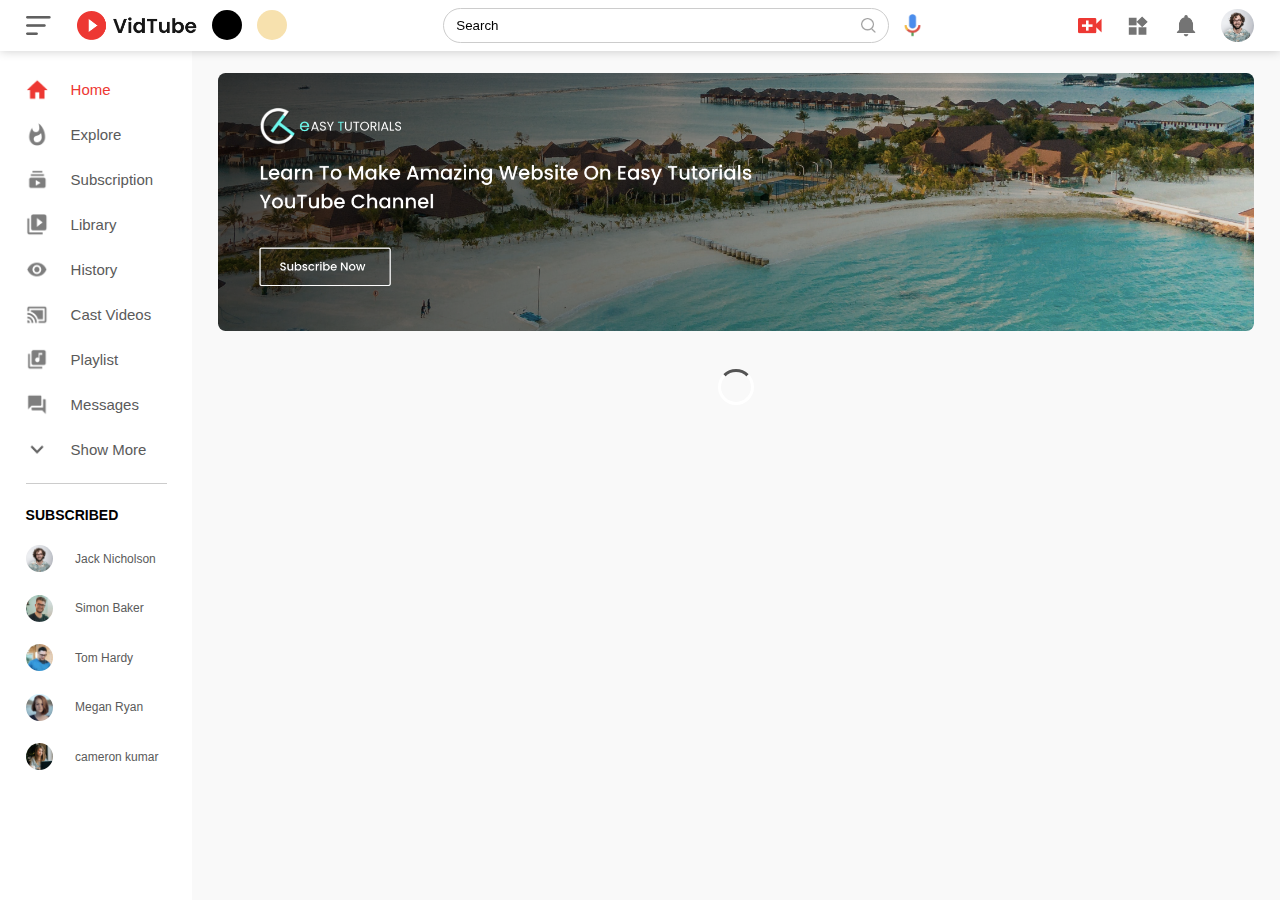
<file: index.html>
<!DOCTYPE html>
<html lang="en">
  <head>
    <meta charset="UTF-8" />
    <meta http-equiv="X-UA-Compatible" content="IE=edge" />
    <meta name="viewport" content="width=device-width, initial-scale=1.0" />
    <link
      rel="shortcut icon"
      href="https://cdn1.iconfinder.com/data/icons/communication-devices-3/32/Film_Roll-Cinema-Movie-Show-Video-256.png"
      type="image/x-icon"
    />
    <title>YouTube Video Sharing Website</title>
    <link rel="stylesheet" href="style.css" />
    <script defer src="app.js"></script>
  </head>

  <body>
    <!-- this is a loading effect -->

    <div class="loading"></div>

    <!-- /* ============================ this is navbar section ============================= */ -->

    <nav class="flex-div">
      <!-- ----- nav bar left side items ----- -->
      <div class="nav-left flex-div">
        <img src="images/menu.png" class="menu-icon" />
        <img src="images/logo.png" class="logo" />

        <div class="theme">
          <div class="dark_mode"></div>
          <div class="cream_mode"></div>
        </div>
      </div>

      <!-- ----- nav bar middle side items ----- -->

      <div class="nav-middle flex-div">
        <div class="search-box flex-div">
          <input type="text" autocomplete="off" placeholder="Search" />
          <img src="images/search.png" />
        </div>
        <img src="images/voice-search.png" class="mic-icon" />
      </div>

      <!-- ----- nav bar right side items ----- -->

      <div class="nav-right flex-div">
        <img src="images/upload.png" />
        <img src="images/more.png" />
        <img src="images/notification.png" />
        <img src="images/Jack.png" class="user-icon" />
      </div>
    </nav>

    <!-- /* ============================ this is hero part section ============================= */ -->

    <div class="sidebar">
      <!-- /* ============== this is hero left side part section =============== */ -->

      <!-- part 1 -->

      <div class="shortcut-links">
        <a href="#"
          ><img src="images/home.png" />
          <p>Home</p>
        </a>
        <a href="#"
          ><img src="images/explore.png" />
          <p>Explore</p>
        </a>
        <a href="#"
          ><img src="images/subscriprion.png" />
          <p>Subscription</p>
        </a>
        <a href="#"
          ><img src="images/library.png" />
          <p>Library</p>
        </a>
        <a href="#"
          ><img src="images/history.png" />
          <p>History</p>
        </a>
        <a href="#"
          ><img src="images/cast.png" />
          <p>Cast Videos</p>
        </a>
        <a href="#"
          ><img src="images/playlist.png" />
          <p>Playlist</p>
        </a>
        <a href="#"
          ><img src="images/messages.png" />
          <p>Messages</p>
        </a>
        <a href="#"
          ><img src="images/show-more.png" />
          <p>Show More</p>
        </a>

        <hr />
      </div>

      <!-- part 2 -->

      <div class="subscribed-list">
        <h3>SUBSCRIBED</h3>

        <a href="#"
          ><img src="images/Jack.png" />
          <p>Jack Nicholson</p>
        </a>
        <a href="#"
          ><img src="images/simon.png" />
          <p>Simon Baker</p>
        </a>
        <a href="#"
          ><img src="images/tom.png" />
          <p>Tom Hardy</p>
        </a>
        <a href="#"
          ><img src="images/megan.png" />
          <p>Megan Ryan</p>
        </a>
        <a href="#"
          ><img src="images/cameron.png" />
          <p>cameron kumar</p>
        </a>
      </div>
    </div>

    <!-- /* ============== this is hero left side part section =============== */ -->

    <div class="container">
      <!-- banner part -->

      <div class="banner">
        <img src="images/banner.png" />
      </div>

      <!-- playlist section 1 -->

      <div class="list-container">
        <!-- all video are coming form api in this container -->
      </div>

      <div class="load_more" type="button">
        <div class="load"></div>
      </div>

      <!-- this is load more button -->
      <button class="load_more_btn" type="button">Show More</button>
    </div>

    <!-- =============== load more button ======================== -->
  </body>
</html>
</file>
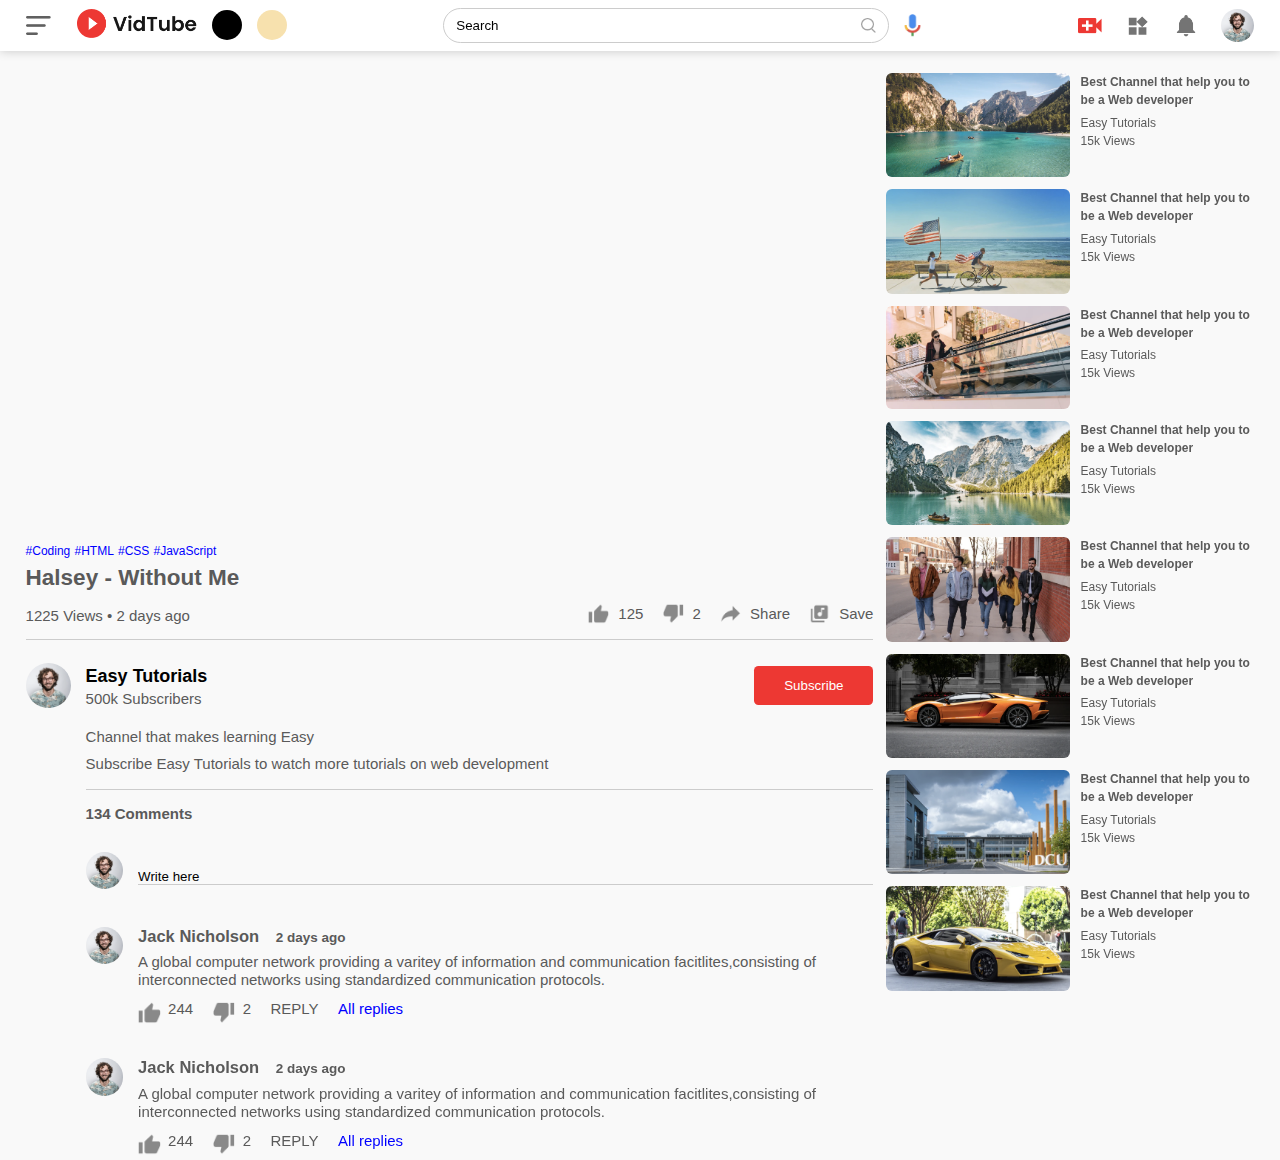
<file: video1.html>
<!DOCTYPE html>
<html lang="en">
  <head>
    <meta charset="UTF-8" />
    <meta http-equiv="X-UA-Compatible" content="IE=edge" />
    <meta name="viewport" content="width=device-width, initial-scale=1.0" />
    <link rel="stylesheet" href="style.css" />
    <link
      rel="shortcut icon"
      href="https://cdn2.iconfinder.com/data/icons/social-media-2285/512/1_Youtube_colored_svg-256.png"
      type="image/x-icon"
    />
    <title>YouTube - Video_page</title>
  </head>

  <body>
    <!-- this is a loading effect -->

    <div class="loading"></div>

    <!-- /* ============================ this is navbar section ============================= */ -->

    <nav class="flex-div">
      <!-- ----- nav bar left side items ----- -->
      <div class="nav-left flex-div">
        <img src="images/menu.png" class="menu-icon" />
        <a href="index.html">
          <img src="images/logo.png" class="logo" />
        </a>

        <div class="theme">
          <div class="dark_mode"></div>
          <div class="cream_mode"></div>
        </div>
      </div>

      <!-- ----- nav bar middle side items ----- -->

      <div class="nav-middle flex-div">
        <div class="search-box flex-div">
          <input
            type="text"
            placeholder="Search"
            autocomplete="off
                    "
          />
          <img src="images/search.png" />
        </div>
        <img src="images/voice-search.png" class="mic-icon" />
      </div>

      <!-- ----- nav bar right side items ----- -->

      <div class="nav-right flex-div">
        <img src="images/upload.png" />
        <img src="images/more.png" />
        <img src="images/notification.png" />
        <img src="images/Jack.png" class="user-icon" />
      </div>
    </nav>

    <div class="container play-container">
      <!-- /* ============== this video section ============ */ -->

      <div class="row">
        <div class="play_video">
          <iframe
            width="0"
            height="0"
            src="https://www.youtube.com/embed/ZAfAud_M_mg"
            frameborder="0"
            allow="accelerometer; autoplay; clipboard-write; encrypted-media; gyroscope; picture-in-picture; web-share"
            allowfullscreen
          ></iframe>

          <div class="tags">
            <a href="#">#Coding</a> <a href="#">#HTML</a> <a href="#">#CSS</a>
            <a href="#">#JavaScript</a>
          </div>

          <h3>Halsey - Without Me</h3>

          <div class="play-video-info">
            <p>1225 Views &bull; 2 days ago</p>

            <div>
              <a href="#"><img src="images/like.png" />125</a>
              <a href="#"><img src="images/dislike.png" />2</a>
              <a href="#"><img src="images/share.png" />Share</a>
              <a href="#"><img src="images/save.png" />Save</a>
            </div>
          </div>
          <hr />

          <div class="publisher">
            <img src="images/Jack.png" />
            <div>
              <p>Easy Tutorials</p>
              <p>500k Subscribers</p>
            </div>
            <button type="button">Subscribe</button>
          </div>

          <div class="vid-Description">
            <p>Channel that makes learning Easy</p>
            <p>
              Subscribe Easy Tutorials to watch more tutorials on web
              development
            </p>
            <hr />
            <h4>134 Comments</h4>

            <div class="add-comment">
              <img src="images/Jack.png" />
              <input type="text" autocomplete="off" placeholder="Write here" />
            </div>

            <div class="old-comments">
              <img src="images/Jack.png" />
              <div>
                <h3>Jack Nicholson <span>2 days ago</span></h3>
                <p>
                  A global computer network providing a varitey of information
                  and communication facitlites,consisting of interconnected
                  networks using standardized communication protocols.
                </p>

                <!-- first Comments -->

                <div class="a_comment-action">
                  <img src="images/like.png" />
                  <span>244</span>
                  <img src="images/dislike.png" />
                  <span>2</span>
                  <span>REPLY</span>
                  <a href="#">All replies</a>
                </div>
              </div>
            </div>
            <!-- second Comments -->

            <div class="old-comments">
              <img src="images/Jack.png" />
              <div>
                <h3>Jack Nicholson <span>2 days ago</span></h3>
                <p>
                  A global computer network providing a varitey of information
                  and communication facitlites,consisting of interconnected
                  networks using standardized communication protocols.
                </p>

                <!-- first Comments -->

                <div class="a_comment-action">
                  <img src="images/like.png" />
                  <span>244</span>
                  <img src="images/dislike.png" />
                  <span>2</span>
                  <span>REPLY</span>
                  <a href="#">All replies</a>
                </div>
              </div>
            </div>
          </div>
        </div>

        <!-- /* ============== this video right side ============ */ -->
        <div class="right-sidebar">
          <!-- video 1 -->

          <div class="side-video-list">
            <img src="images/thumbnail1.png" />
            <vid class="info">
              <a href="#" class="small-thumbnail"
                >Best Channel that help you to be a Web developer</a
              >
              <p>Easy Tutorials</p>
              <p>15k Views</p>
            </vid>
          </div>

          <!-- video 2 -->

          <div class="side-video-list">
            <img src="images/thumbnail2.png" />
            <vid class="info">
              <a href="#" class="small-thumbnail"
                >Best Channel that help you to be a Web developer</a
              >
              <p>Easy Tutorials</p>
              <p>15k Views</p>
            </vid>
          </div>

          <!-- video 3 -->

          <div class="side-video-list">
            <img src="images/thumbnail3.png" />
            <vid class="info">
              <a href="#" class="small-thumbnail"
                >Best Channel that help you to be a Web developer</a
              >
              <p>Easy Tutorials</p>
              <p>15k Views</p>
            </vid>
          </div>

          <!-- video 4 -->

          <div class="side-video-list">
            <img src="images/thumbnail4.png" />
            <vid class="info">
              <a href="#" class="small-thumbnail"
                >Best Channel that help you to be a Web developer</a
              >
              <p>Easy Tutorials</p>
              <p>15k Views</p>
            </vid>
          </div>

          <!-- video 5 -->

          <div class="side-video-list">
            <img src="images/thumbnail5.png" />
            <vid class="info">
              <a href="#" class="small-thumbnail"
                >Best Channel that help you to be a Web developer</a
              >
              <p>Easy Tutorials</p>
              <p>15k Views</p>
            </vid>
          </div>

          <!-- video 6 -->

          <div class="side-video-list">
            <img src="images/thumbnail6.png" />
            <vid class="info">
              <a href="#" class="small-thumbnail"
                >Best Channel that help you to be a Web developer</a
              >
              <p>Easy Tutorials</p>
              <p>15k Views</p>
            </vid>
          </div>

          <!-- video 7 -->

          <div class="side-video-list">
            <img src="images/thumbnail7.png" />
            <vid class="info">
              <a href="#" class="small-thumbnail"
                >Best Channel that help you to be a Web developer</a
              >
              <p>Easy Tutorials</p>
              <p>15k Views</p>
            </vid>
          </div>

          <!-- video 8 -->

          <div class="side-video-list">
            <img src="images/thumbnail8.png" />
            <vid class="info">
              <a href="#" class="small-thumbnail"
                >Best Channel that help you to be a Web developer</a
              >
              <p>Easy Tutorials</p>
              <p>15k Views</p>
            </vid>
          </div>
        </div>
      </div>
    </div>

    <script src="app.js"></script>
  </body>
</html>
</file>
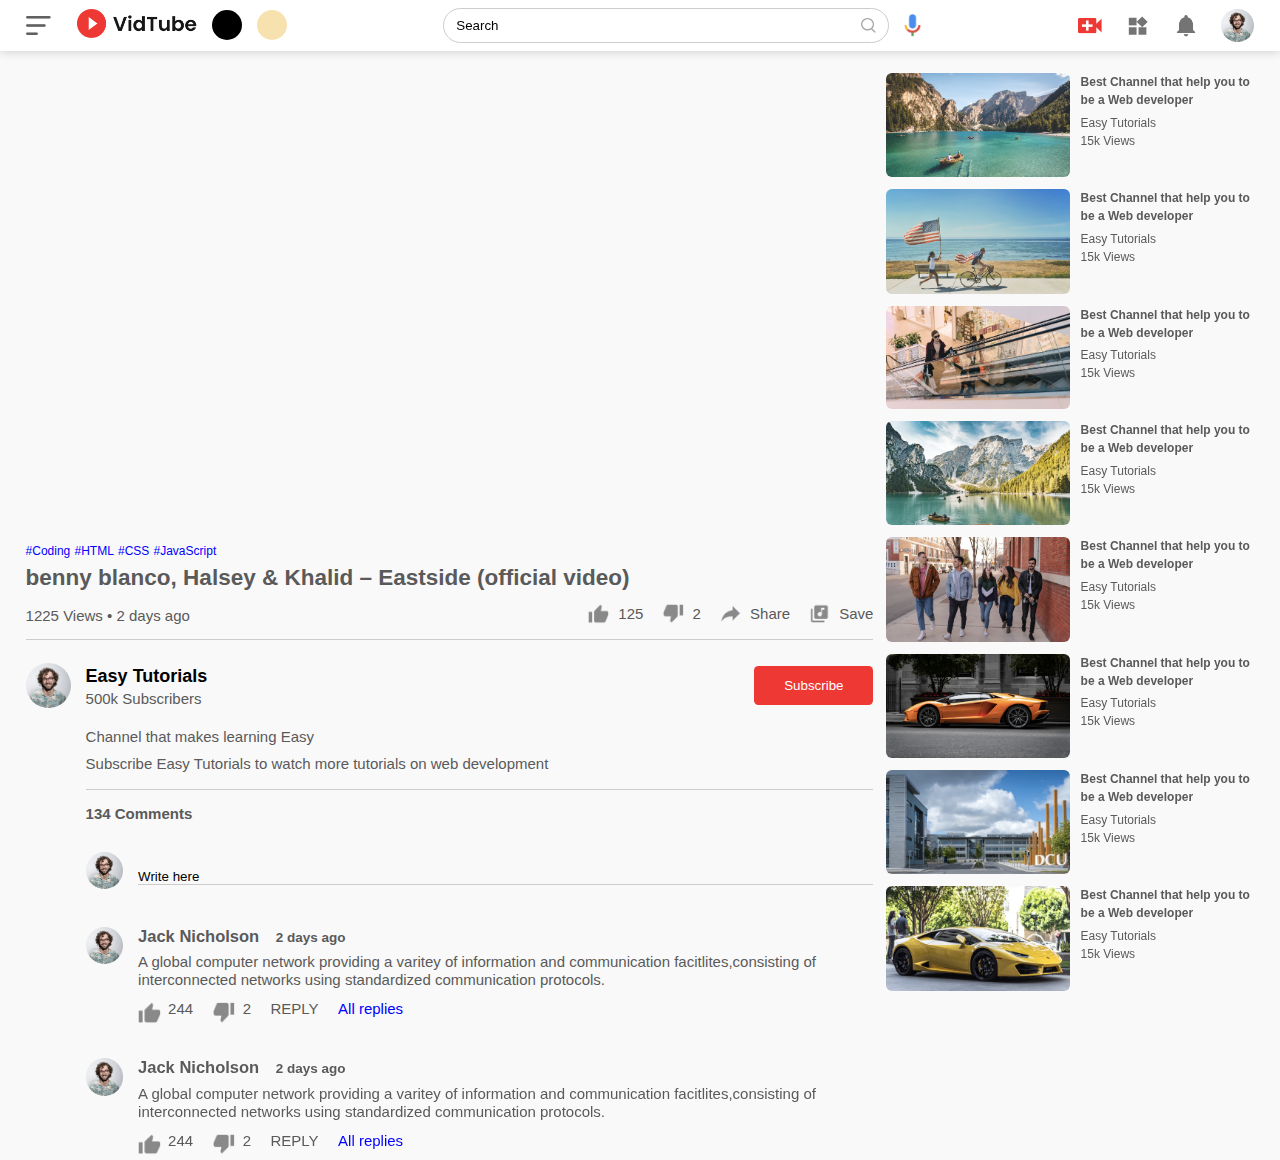
<file: video2.html>
<!DOCTYPE html>
<html lang="en">
  <head>
    <meta charset="UTF-8" />
    <meta http-equiv="X-UA-Compatible" content="IE=edge" />
    <meta name="viewport" content="width=device-width, initial-scale=1.0" />
    <link rel="stylesheet" href="style.css" />
    <link
      rel="shortcut icon"
      href="https://cdn2.iconfinder.com/data/icons/social-media-2285/512/1_Youtube_colored_svg-256.png"
      type="image/x-icon"
    />
    <title>YouTube - Video_page</title>
  </head>

  <body>
    <!-- this is a loading effect -->

    <div class="loading"></div>

    <!-- /* ============================ this is navbar section ============================= */ -->

    <nav class="flex-div">
      <!-- ----- nav bar left side items ----- -->
      <div class="nav-left flex-div">
        <img src="images/menu.png" class="menu-icon" />
        <a href="index.html">
          <img src="images/logo.png" class="logo" />
        </a>

        <div class="theme">
          <div class="dark_mode"></div>
          <div class="cream_mode"></div>
        </div>
      </div>

      <!-- ----- nav bar middle side items ----- -->

      <div class="nav-middle flex-div">
        <div class="search-box flex-div">
          <input
            type="text"
            placeholder="Search"
            autocomplete="off
                    "
          />
          <img src="images/search.png" />
        </div>
        <img src="images/voice-search.png" class="mic-icon" />
      </div>

      <!-- ----- nav bar right side items ----- -->

      <div class="nav-right flex-div">
        <img src="images/upload.png" />
        <img src="images/more.png" />
        <img src="images/notification.png" />
        <img src="images/Jack.png" class="user-icon" />
      </div>
    </nav>

    <div class="container play-container">
      <!-- /* ============== this video section ============ */ -->

      <div class="row">
        <div class="play_video">
          <iframe
            width="0"
            height="0"
            src="https://www.youtube.com/embed/56WBK4ZK_cw"
            title="YouTube video player"
            frameborder="0"
            allow="accelerometer; autoplay; clipboard-write; encrypted-media; gyroscope; picture-in-picture; web-share"
            allowfullscreen
          ></iframe>

          <div class="tags">
            <a href="#">#Coding</a> <a href="#">#HTML</a> <a href="#">#CSS</a>
            <a href="#">#JavaScript</a>
          </div>

          <h3>benny blanco, Halsey & Khalid – Eastside (official video)</h3>

          <div class="play-video-info">
            <p>1225 Views &bull; 2 days ago</p>

            <div>
              <a href="#"><img src="images/like.png" />125</a>
              <a href="#"><img src="images/dislike.png" />2</a>
              <a href="#"><img src="images/share.png" />Share</a>
              <a href="#"><img src="images/save.png" />Save</a>
            </div>
          </div>
          <hr />

          <div class="publisher">
            <img src="images/Jack.png" />
            <div>
              <p>Easy Tutorials</p>
              <p>500k Subscribers</p>
            </div>
            <button type="button">Subscribe</button>
          </div>

          <div class="vid-Description">
            <p>Channel that makes learning Easy</p>
            <p>
              Subscribe Easy Tutorials to watch more tutorials on web
              development
            </p>
            <hr />
            <h4>134 Comments</h4>

            <div class="add-comment">
              <img src="images/Jack.png" />
              <input type="text" autocomplete="off" placeholder="Write here" />
            </div>

            <div class="old-comments">
              <img src="images/Jack.png" />
              <div>
                <h3>Jack Nicholson <span>2 days ago</span></h3>
                <p>
                  A global computer network providing a varitey of information
                  and communication facitlites,consisting of interconnected
                  networks using standardized communication protocols.
                </p>

                <!-- first Comments -->

                <div class="a_comment-action">
                  <img src="images/like.png" />
                  <span>244</span>
                  <img src="images/dislike.png" />
                  <span>2</span>
                  <span>REPLY</span>
                  <a href="#">All replies</a>
                </div>
              </div>
            </div>
            <!-- second Comments -->

            <div class="old-comments">
              <img src="images/Jack.png" />
              <div>
                <h3>Jack Nicholson <span>2 days ago</span></h3>
                <p>
                  A global computer network providing a varitey of information
                  and communication facitlites,consisting of interconnected
                  networks using standardized communication protocols.
                </p>

                <!-- first Comments -->

                <div class="a_comment-action">
                  <img src="images/like.png" />
                  <span>244</span>
                  <img src="images/dislike.png" />
                  <span>2</span>
                  <span>REPLY</span>
                  <a href="#">All replies</a>
                </div>
              </div>
            </div>
          </div>
        </div>

        <!-- /* ============== this video right side ============ */ -->
        <div class="right-sidebar">
          <!-- video 1 -->

          <div class="side-video-list">
            <img src="images/thumbnail1.png" />
            <vid class="info">
              <a href="#" class="small-thumbnail"
                >Best Channel that help you to be a Web developer</a
              >
              <p>Easy Tutorials</p>
              <p>15k Views</p>
            </vid>
          </div>

          <!-- video 2 -->

          <div class="side-video-list">
            <img src="images/thumbnail2.png" />
            <vid class="info">
              <a href="#" class="small-thumbnail"
                >Best Channel that help you to be a Web developer</a
              >
              <p>Easy Tutorials</p>
              <p>15k Views</p>
            </vid>
          </div>

          <!-- video 3 -->

          <div class="side-video-list">
            <img src="images/thumbnail3.png" />
            <vid class="info">
              <a href="#" class="small-thumbnail"
                >Best Channel that help you to be a Web developer</a
              >
              <p>Easy Tutorials</p>
              <p>15k Views</p>
            </vid>
          </div>

          <!-- video 4 -->

          <div class="side-video-list">
            <img src="images/thumbnail4.png" />
            <vid class="info">
              <a href="#" class="small-thumbnail"
                >Best Channel that help you to be a Web developer</a
              >
              <p>Easy Tutorials</p>
              <p>15k Views</p>
            </vid>
          </div>

          <!-- video 5 -->

          <div class="side-video-list">
            <img src="images/thumbnail5.png" />
            <vid class="info">
              <a href="#" class="small-thumbnail"
                >Best Channel that help you to be a Web developer</a
              >
              <p>Easy Tutorials</p>
              <p>15k Views</p>
            </vid>
          </div>

          <!-- video 6 -->

          <div class="side-video-list">
            <img src="images/thumbnail6.png" />
            <vid class="info">
              <a href="#" class="small-thumbnail"
                >Best Channel that help you to be a Web developer</a
              >
              <p>Easy Tutorials</p>
              <p>15k Views</p>
            </vid>
          </div>

          <!-- video 7 -->

          <div class="side-video-list">
            <img src="images/thumbnail7.png" />
            <vid class="info">
              <a href="#" class="small-thumbnail"
                >Best Channel that help you to be a Web developer</a
              >
              <p>Easy Tutorials</p>
              <p>15k Views</p>
            </vid>
          </div>

          <!-- video 8 -->

          <div class="side-video-list">
            <img src="images/thumbnail8.png" />
            <vid class="info">
              <a href="#" class="small-thumbnail"
                >Best Channel that help you to be a Web developer</a
              >
              <p>Easy Tutorials</p>
              <p>15k Views</p>
            </vid>
          </div>
        </div>
      </div>
    </div>

    <script src="app.js"></script>
  </body>
</html>
</file>
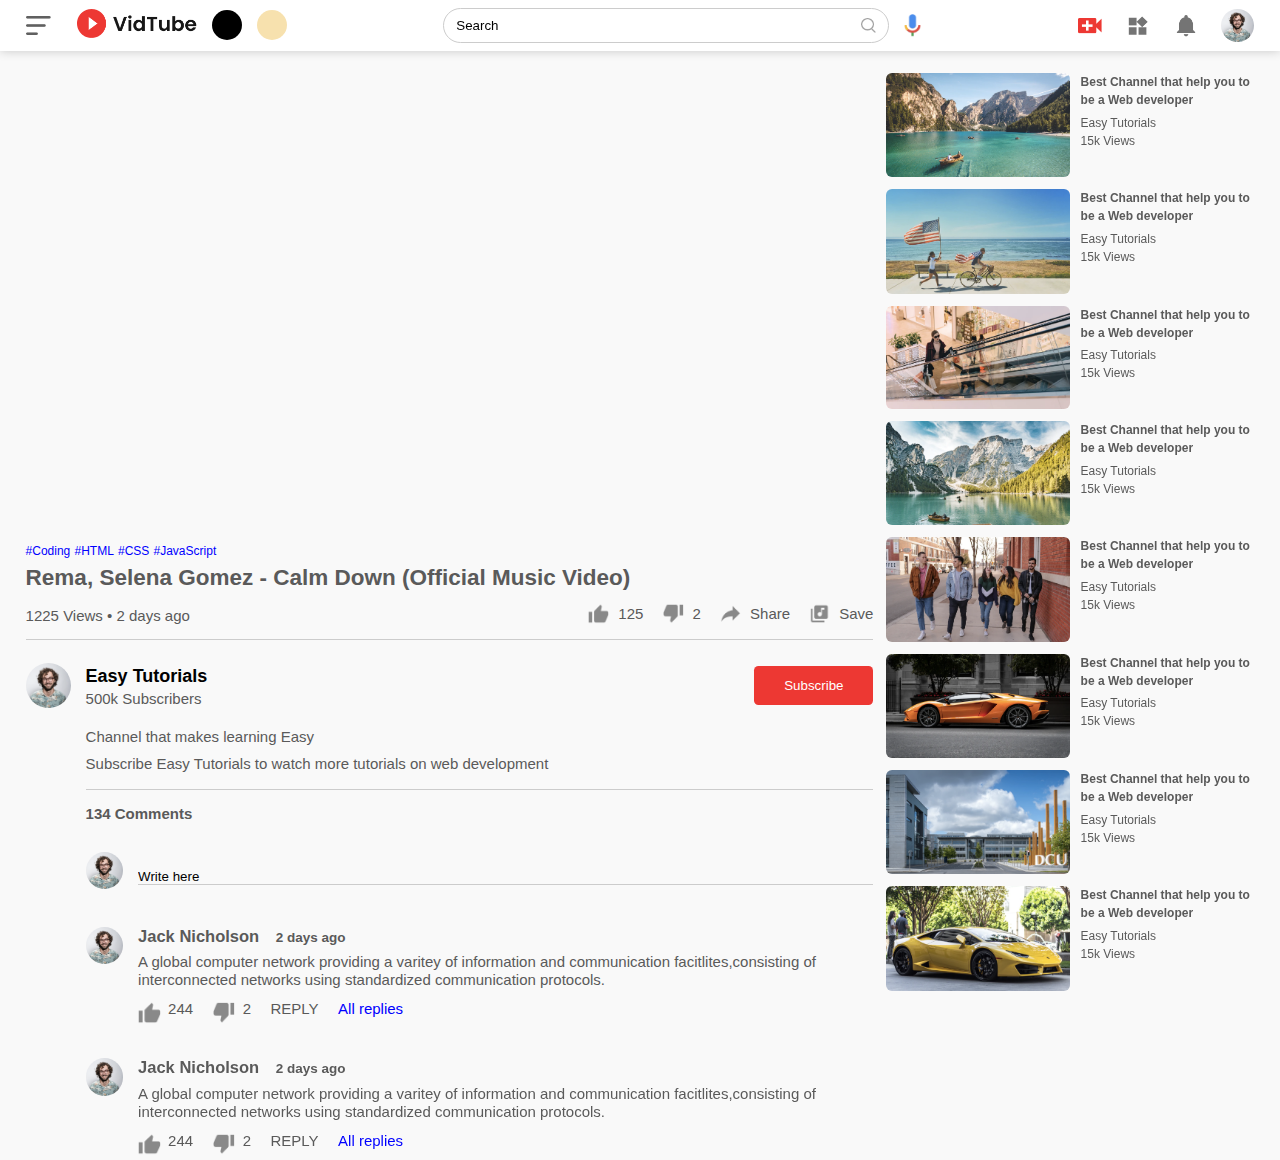
<file: video3.html>
<!DOCTYPE html>
<html lang="en">
  <head>
    <meta charset="UTF-8" />
    <meta http-equiv="X-UA-Compatible" content="IE=edge" />
    <meta name="viewport" content="width=device-width, initial-scale=1.0" />
    <link rel="stylesheet" href="style.css" />
    <link
      rel="shortcut icon"
      href="https://cdn2.iconfinder.com/data/icons/social-media-2285/512/1_Youtube_colored_svg-256.png"
      type="image/x-icon"
    />
    <title>YouTube - Video_page</title>
  </head>

  <body>
    <!-- this is a loading effect -->

    <div class="loading"></div>

    <!-- /* ============================ this is navbar section ============================= */ -->

    <nav class="flex-div">
      <!-- ----- nav bar left side items ----- -->
      <div class="nav-left flex-div">
        <img src="images/menu.png" class="menu-icon" />
        <a href="index.html">
          <img src="images/logo.png" class="logo" />
        </a>

        <div class="theme">
          <div class="dark_mode"></div>
          <div class="cream_mode"></div>
        </div>
      </div>

      <!-- ----- nav bar middle side items ----- -->

      <div class="nav-middle flex-div">
        <div class="search-box flex-div">
          <input
            type="text"
            placeholder="Search"
            autocomplete="off
                    "
          />
          <img src="images/search.png" />
        </div>
        <img src="images/voice-search.png" class="mic-icon" />
      </div>

      <!-- ----- nav bar right side items ----- -->

      <div class="nav-right flex-div">
        <img src="images/upload.png" />
        <img src="images/more.png" />
        <img src="images/notification.png" />
        <img src="images/Jack.png" class="user-icon" />
      </div>
    </nav>

    <div class="container play-container">
      <!-- /* ============== this video section ============ */ -->

      <div class="row">
        <div class="play_video">
          <iframe
            width="0"
            height="0"
            src="https://www.youtube.com/embed/WcIcVapfqXw"
            title="YouTube video player"
            frameborder="0"
            allow="accelerometer; autoplay; clipboard-write; encrypted-media; gyroscope; picture-in-picture; web-share"
            allowfullscreen
          ></iframe>

          <div class="tags">
            <a href="#">#Coding</a> <a href="#">#HTML</a> <a href="#">#CSS</a>
            <a href="#">#JavaScript</a>
          </div>

          <h3>Rema, Selena Gomez - Calm Down (Official Music Video)</h3>

          <div class="play-video-info">
            <p>1225 Views &bull; 2 days ago</p>

            <div>
              <a href="#"><img src="images/like.png" />125</a>
              <a href="#"><img src="images/dislike.png" />2</a>
              <a href="#"><img src="images/share.png" />Share</a>
              <a href="#"><img src="images/save.png" />Save</a>
            </div>
          </div>
          <hr />

          <div class="publisher">
            <img src="images/Jack.png" />
            <div>
              <p>Easy Tutorials</p>
              <p>500k Subscribers</p>
            </div>
            <button type="button">Subscribe</button>
          </div>

          <div class="vid-Description">
            <p>Channel that makes learning Easy</p>
            <p>
              Subscribe Easy Tutorials to watch more tutorials on web
              development
            </p>
            <hr />
            <h4>134 Comments</h4>

            <div class="add-comment">
              <img src="images/Jack.png" />
              <input type="text" autocomplete="off" placeholder="Write here" />
            </div>

            <div class="old-comments">
              <img src="images/Jack.png" />
              <div>
                <h3>Jack Nicholson <span>2 days ago</span></h3>
                <p>
                  A global computer network providing a varitey of information
                  and communication facitlites,consisting of interconnected
                  networks using standardized communication protocols.
                </p>

                <!-- first Comments -->

                <div class="a_comment-action">
                  <img src="images/like.png" />
                  <span>244</span>
                  <img src="images/dislike.png" />
                  <span>2</span>
                  <span>REPLY</span>
                  <a href="#">All replies</a>
                </div>
              </div>
            </div>
            <!-- second Comments -->

            <div class="old-comments">
              <img src="images/Jack.png" />
              <div>
                <h3>Jack Nicholson <span>2 days ago</span></h3>
                <p>
                  A global computer network providing a varitey of information
                  and communication facitlites,consisting of interconnected
                  networks using standardized communication protocols.
                </p>

                <!-- first Comments -->

                <div class="a_comment-action">
                  <img src="images/like.png" />
                  <span>244</span>
                  <img src="images/dislike.png" />
                  <span>2</span>
                  <span>REPLY</span>
                  <a href="#">All replies</a>
                </div>
              </div>
            </div>
          </div>
        </div>

        <!-- /* ============== this video right side ============ */ -->
        <div class="right-sidebar">
          <!-- video 1 -->

          <div class="side-video-list">
            <img src="images/thumbnail1.png" />
            <vid class="info">
              <a href="#" class="small-thumbnail"
                >Best Channel that help you to be a Web developer</a
              >
              <p>Easy Tutorials</p>
              <p>15k Views</p>
            </vid>
          </div>

          <!-- video 2 -->

          <div class="side-video-list">
            <img src="images/thumbnail2.png" />
            <vid class="info">
              <a href="#" class="small-thumbnail"
                >Best Channel that help you to be a Web developer</a
              >
              <p>Easy Tutorials</p>
              <p>15k Views</p>
            </vid>
          </div>

          <!-- video 3 -->

          <div class="side-video-list">
            <img src="images/thumbnail3.png" />
            <vid class="info">
              <a href="#" class="small-thumbnail"
                >Best Channel that help you to be a Web developer</a
              >
              <p>Easy Tutorials</p>
              <p>15k Views</p>
            </vid>
          </div>

          <!-- video 4 -->

          <div class="side-video-list">
            <img src="images/thumbnail4.png" />
            <vid class="info">
              <a href="#" class="small-thumbnail"
                >Best Channel that help you to be a Web developer</a
              >
              <p>Easy Tutorials</p>
              <p>15k Views</p>
            </vid>
          </div>

          <!-- video 5 -->

          <div class="side-video-list">
            <img src="images/thumbnail5.png" />
            <vid class="info">
              <a href="#" class="small-thumbnail"
                >Best Channel that help you to be a Web developer</a
              >
              <p>Easy Tutorials</p>
              <p>15k Views</p>
            </vid>
          </div>

          <!-- video 6 -->

          <div class="side-video-list">
            <img src="images/thumbnail6.png" />
            <vid class="info">
              <a href="#" class="small-thumbnail"
                >Best Channel that help you to be a Web developer</a
              >
              <p>Easy Tutorials</p>
              <p>15k Views</p>
            </vid>
          </div>

          <!-- video 7 -->

          <div class="side-video-list">
            <img src="images/thumbnail7.png" />
            <vid class="info">
              <a href="#" class="small-thumbnail"
                >Best Channel that help you to be a Web developer</a
              >
              <p>Easy Tutorials</p>
              <p>15k Views</p>
            </vid>
          </div>

          <!-- video 8 -->

          <div class="side-video-list">
            <img src="images/thumbnail8.png" />
            <vid class="info">
              <a href="#" class="small-thumbnail"
                >Best Channel that help you to be a Web developer</a
              >
              <p>Easy Tutorials</p>
              <p>15k Views</p>
            </vid>
          </div>
        </div>
      </div>
    </div>

    <script src="app.js"></script>
  </body>
</html>
</file>
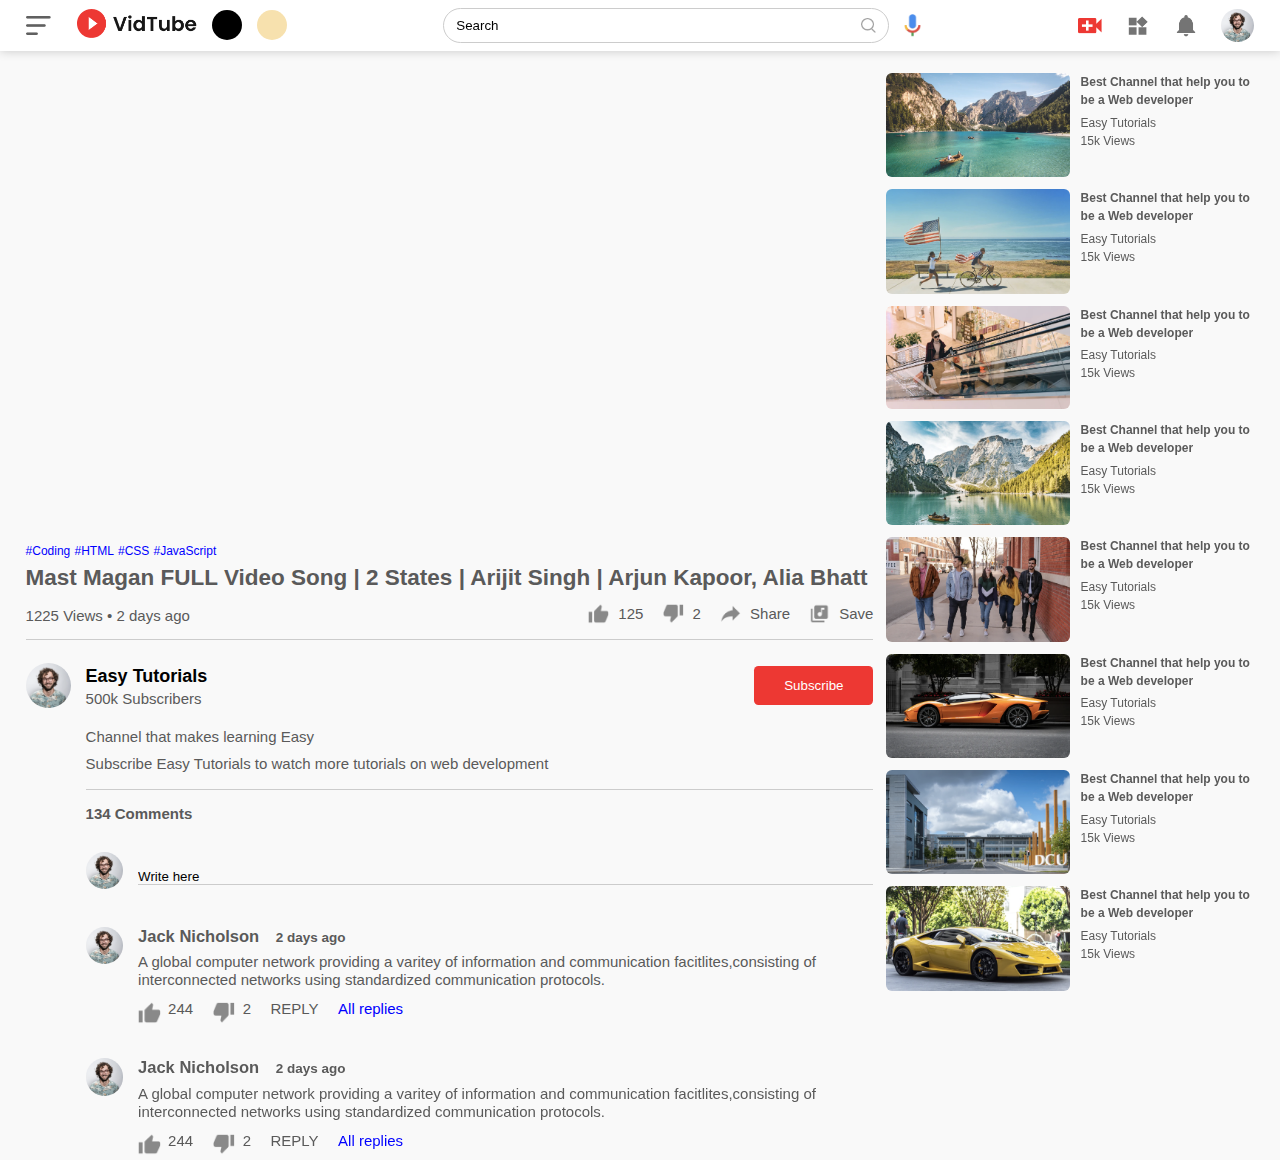
<file: video4.html>
<!DOCTYPE html>
<html lang="en">
  <head>
    <meta charset="UTF-8" />
    <meta http-equiv="X-UA-Compatible" content="IE=edge" />
    <meta name="viewport" content="width=device-width, initial-scale=1.0" />
    <link rel="stylesheet" href="style.css" />
    <link
      rel="shortcut icon"
      href="https://cdn2.iconfinder.com/data/icons/social-media-2285/512/1_Youtube_colored_svg-256.png"
      type="image/x-icon"
    />
    <title>YouTube - Video_page</title>
  </head>

  <body>
    <!-- this is a loading effect -->

    <div class="loading"></div>

    <!-- /* ============================ this is navbar section ============================= */ -->

    <nav class="flex-div">
      <!-- ----- nav bar left side items ----- -->
      <div class="nav-left flex-div">
        <img src="images/menu.png" class="menu-icon" />
        <a href="index.html">
          <img src="images/logo.png" class="logo" />
        </a>

        <div class="theme">
          <div class="dark_mode"></div>
          <div class="cream_mode"></div>
        </div>
      </div>

      <!-- ----- nav bar middle side items ----- -->

      <div class="nav-middle flex-div">
        <div class="search-box flex-div">
          <input
            type="text"
            placeholder="Search"
            autocomplete="off
                    "
          />
          <img src="images/search.png" />
        </div>
        <img src="images/voice-search.png" class="mic-icon" />
      </div>

      <!-- ----- nav bar right side items ----- -->

      <div class="nav-right flex-div">
        <img src="images/upload.png" />
        <img src="images/more.png" />
        <img src="images/notification.png" />
        <img src="images/Jack.png" class="user-icon" />
      </div>
    </nav>

    <div class="container play-container">
      <!-- /* ============== this video section ============ */ -->

      <div class="row">
        <div class="play_video">
          <iframe
            width="0"
            height="0"
            src="https://www.youtube.com/embed/xitd9mEZIHk"
            title="YouTube video player"
            frameborder="0"
            allow="accelerometer; autoplay; clipboard-write; encrypted-media; gyroscope; picture-in-picture; web-share"
            allowfullscreen
          ></iframe>

          <div class="tags">
            <a href="#">#Coding</a> <a href="#">#HTML</a> <a href="#">#CSS</a>
            <a href="#">#JavaScript</a>
          </div>

          <h3>
            Mast Magan FULL Video Song | 2 States | Arijit Singh | Arjun Kapoor,
            Alia Bhatt
          </h3>

          <div class="play-video-info">
            <p>1225 Views &bull; 2 days ago</p>

            <div>
              <a href="#"><img src="images/like.png" />125</a>
              <a href="#"><img src="images/dislike.png" />2</a>
              <a href="#"><img src="images/share.png" />Share</a>
              <a href="#"><img src="images/save.png" />Save</a>
            </div>
          </div>
          <hr />

          <div class="publisher">
            <img src="images/Jack.png" />
            <div>
              <p>Easy Tutorials</p>
              <p>500k Subscribers</p>
            </div>
            <button type="button">Subscribe</button>
          </div>

          <div class="vid-Description">
            <p>Channel that makes learning Easy</p>
            <p>
              Subscribe Easy Tutorials to watch more tutorials on web
              development
            </p>
            <hr />
            <h4>134 Comments</h4>

            <div class="add-comment">
              <img src="images/Jack.png" />
              <input type="text" autocomplete="off" placeholder="Write here" />
            </div>

            <div class="old-comments">
              <img src="images/Jack.png" />
              <div>
                <h3>Jack Nicholson <span>2 days ago</span></h3>
                <p>
                  A global computer network providing a varitey of information
                  and communication facitlites,consisting of interconnected
                  networks using standardized communication protocols.
                </p>

                <!-- first Comments -->

                <div class="a_comment-action">
                  <img src="images/like.png" />
                  <span>244</span>
                  <img src="images/dislike.png" />
                  <span>2</span>
                  <span>REPLY</span>
                  <a href="#">All replies</a>
                </div>
              </div>
            </div>
            <!-- second Comments -->

            <div class="old-comments">
              <img src="images/Jack.png" />
              <div>
                <h3>Jack Nicholson <span>2 days ago</span></h3>
                <p>
                  A global computer network providing a varitey of information
                  and communication facitlites,consisting of interconnected
                  networks using standardized communication protocols.
                </p>

                <!-- first Comments -->

                <div class="a_comment-action">
                  <img src="images/like.png" />
                  <span>244</span>
                  <img src="images/dislike.png" />
                  <span>2</span>
                  <span>REPLY</span>
                  <a href="#">All replies</a>
                </div>
              </div>
            </div>
          </div>
        </div>

        <!-- /* ============== this video right side ============ */ -->
        <div class="right-sidebar">
          <!-- video 1 -->

          <div class="side-video-list">
            <img src="images/thumbnail1.png" />
            <vid class="info">
              <a href="#" class="small-thumbnail"
                >Best Channel that help you to be a Web developer</a
              >
              <p>Easy Tutorials</p>
              <p>15k Views</p>
            </vid>
          </div>

          <!-- video 2 -->

          <div class="side-video-list">
            <img src="images/thumbnail2.png" />
            <vid class="info">
              <a href="#" class="small-thumbnail"
                >Best Channel that help you to be a Web developer</a
              >
              <p>Easy Tutorials</p>
              <p>15k Views</p>
            </vid>
          </div>

          <!-- video 3 -->

          <div class="side-video-list">
            <img src="images/thumbnail3.png" />
            <vid class="info">
              <a href="#" class="small-thumbnail"
                >Best Channel that help you to be a Web developer</a
              >
              <p>Easy Tutorials</p>
              <p>15k Views</p>
            </vid>
          </div>

          <!-- video 4 -->

          <div class="side-video-list">
            <img src="images/thumbnail4.png" />
            <vid class="info">
              <a href="#" class="small-thumbnail"
                >Best Channel that help you to be a Web developer</a
              >
              <p>Easy Tutorials</p>
              <p>15k Views</p>
            </vid>
          </div>

          <!-- video 5 -->

          <div class="side-video-list">
            <img src="images/thumbnail5.png" />
            <vid class="info">
              <a href="#" class="small-thumbnail"
                >Best Channel that help you to be a Web developer</a
              >
              <p>Easy Tutorials</p>
              <p>15k Views</p>
            </vid>
          </div>

          <!-- video 6 -->

          <div class="side-video-list">
            <img src="images/thumbnail6.png" />
            <vid class="info">
              <a href="#" class="small-thumbnail"
                >Best Channel that help you to be a Web developer</a
              >
              <p>Easy Tutorials</p>
              <p>15k Views</p>
            </vid>
          </div>

          <!-- video 7 -->

          <div class="side-video-list">
            <img src="images/thumbnail7.png" />
            <vid class="info">
              <a href="#" class="small-thumbnail"
                >Best Channel that help you to be a Web developer</a
              >
              <p>Easy Tutorials</p>
              <p>15k Views</p>
            </vid>
          </div>

          <!-- video 8 -->

          <div class="side-video-list">
            <img src="images/thumbnail8.png" />
            <vid class="info">
              <a href="#" class="small-thumbnail"
                >Best Channel that help you to be a Web developer</a
              >
              <p>Easy Tutorials</p>
              <p>15k Views</p>
            </vid>
          </div>
        </div>
      </div>
    </div>

    <script src="app.js"></script>
  </body>
</html>
</file>
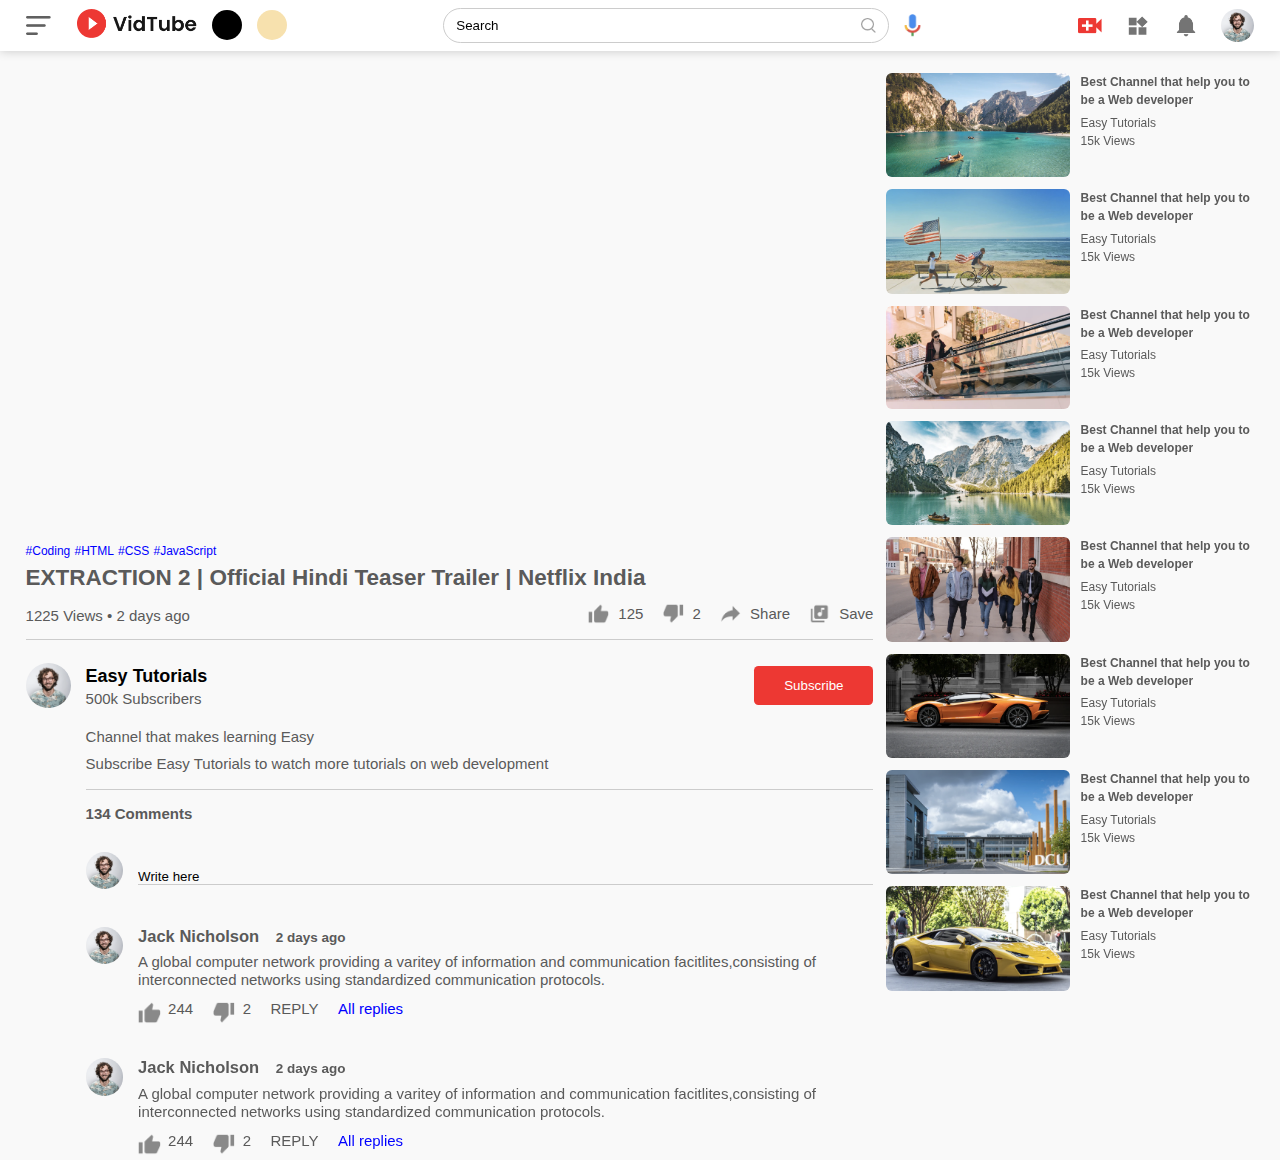
<file: video5.html>
<!DOCTYPE html>
<html lang="en">
  <head>
    <meta charset="UTF-8" />
    <meta http-equiv="X-UA-Compatible" content="IE=edge" />
    <meta name="viewport" content="width=device-width, initial-scale=1.0" />
    <link rel="stylesheet" href="style.css" />
    <link
      rel="shortcut icon"
      href="https://cdn2.iconfinder.com/data/icons/social-media-2285/512/1_Youtube_colored_svg-256.png"
      type="image/x-icon"
    />
    <title>YouTube - Video_page</title>
  </head>

  <body>
    <!-- this is a loading effect -->

    <div class="loading"></div>

    <!-- /* ============================ this is navbar section ============================= */ -->

    <nav class="flex-div">
      <!-- ----- nav bar left side items ----- -->
      <div class="nav-left flex-div">
        <img src="images/menu.png" class="menu-icon" />
        <a href="index.html">
          <img src="images/logo.png" class="logo" />
        </a>

        <div class="theme">
          <div class="dark_mode"></div>
          <div class="cream_mode"></div>
        </div>
      </div>

      <!-- ----- nav bar middle side items ----- -->

      <div class="nav-middle flex-div">
        <div class="search-box flex-div">
          <input
            type="text"
            placeholder="Search"
            autocomplete="off
                    "
          />
          <img src="images/search.png" />
        </div>
        <img src="images/voice-search.png" class="mic-icon" />
      </div>

      <!-- ----- nav bar right side items ----- -->

      <div class="nav-right flex-div">
        <img src="images/upload.png" />
        <img src="images/more.png" />
        <img src="images/notification.png" />
        <img src="images/Jack.png" class="user-icon" />
      </div>
    </nav>

    <div class="container play-container">
      <!-- /* ============== this video section ============ */ -->

      <div class="row">
        <div class="play_video">
          <iframe
            width="0"
            height="0"
            src="https://www.youtube.com/embed/MPMMkFkyrUs"
            title="YouTube video player"
            frameborder="0"
            allow="accelerometer; autoplay; clipboard-write; encrypted-media; gyroscope; picture-in-picture; web-share"
            allowfullscreen
          ></iframe>

          <div class="tags">
            <a href="#">#Coding</a> <a href="#">#HTML</a> <a href="#">#CSS</a>
            <a href="#">#JavaScript</a>
          </div>

          <h3>EXTRACTION 2 | Official Hindi Teaser Trailer | Netflix India</h3>

          <div class="play-video-info">
            <p>1225 Views &bull; 2 days ago</p>

            <div>
              <a href="#"><img src="images/like.png" />125</a>
              <a href="#"><img src="images/dislike.png" />2</a>
              <a href="#"><img src="images/share.png" />Share</a>
              <a href="#"><img src="images/save.png" />Save</a>
            </div>
          </div>
          <hr />

          <div class="publisher">
            <img src="images/Jack.png" />
            <div>
              <p>Easy Tutorials</p>
              <p>500k Subscribers</p>
            </div>
            <button type="button">Subscribe</button>
          </div>

          <div class="vid-Description">
            <p>Channel that makes learning Easy</p>
            <p>
              Subscribe Easy Tutorials to watch more tutorials on web
              development
            </p>
            <hr />
            <h4>134 Comments</h4>

            <div class="add-comment">
              <img src="images/Jack.png" />
              <input type="text" autocomplete="off" placeholder="Write here" />
            </div>

            <div class="old-comments">
              <img src="images/Jack.png" />
              <div>
                <h3>Jack Nicholson <span>2 days ago</span></h3>
                <p>
                  A global computer network providing a varitey of information
                  and communication facitlites,consisting of interconnected
                  networks using standardized communication protocols.
                </p>

                <!-- first Comments -->

                <div class="a_comment-action">
                  <img src="images/like.png" />
                  <span>244</span>
                  <img src="images/dislike.png" />
                  <span>2</span>
                  <span>REPLY</span>
                  <a href="#">All replies</a>
                </div>
              </div>
            </div>
            <!-- second Comments -->

            <div class="old-comments">
              <img src="images/Jack.png" />
              <div>
                <h3>Jack Nicholson <span>2 days ago</span></h3>
                <p>
                  A global computer network providing a varitey of information
                  and communication facitlites,consisting of interconnected
                  networks using standardized communication protocols.
                </p>

                <!-- first Comments -->

                <div class="a_comment-action">
                  <img src="images/like.png" />
                  <span>244</span>
                  <img src="images/dislike.png" />
                  <span>2</span>
                  <span>REPLY</span>
                  <a href="#">All replies</a>
                </div>
              </div>
            </div>
          </div>
        </div>

        <!-- /* ============== this video right side ============ */ -->
        <div class="right-sidebar">
          <!-- video 1 -->

          <div class="side-video-list">
            <img src="images/thumbnail1.png" />
            <vid class="info">
              <a href="#" class="small-thumbnail"
                >Best Channel that help you to be a Web developer</a
              >
              <p>Easy Tutorials</p>
              <p>15k Views</p>
            </vid>
          </div>

          <!-- video 2 -->

          <div class="side-video-list">
            <img src="images/thumbnail2.png" />
            <vid class="info">
              <a href="#" class="small-thumbnail"
                >Best Channel that help you to be a Web developer</a
              >
              <p>Easy Tutorials</p>
              <p>15k Views</p>
            </vid>
          </div>

          <!-- video 3 -->

          <div class="side-video-list">
            <img src="images/thumbnail3.png" />
            <vid class="info">
              <a href="#" class="small-thumbnail"
                >Best Channel that help you to be a Web developer</a
              >
              <p>Easy Tutorials</p>
              <p>15k Views</p>
            </vid>
          </div>

          <!-- video 4 -->

          <div class="side-video-list">
            <img src="images/thumbnail4.png" />
            <vid class="info">
              <a href="#" class="small-thumbnail"
                >Best Channel that help you to be a Web developer</a
              >
              <p>Easy Tutorials</p>
              <p>15k Views</p>
            </vid>
          </div>

          <!-- video 5 -->

          <div class="side-video-list">
            <img src="images/thumbnail5.png" />
            <vid class="info">
              <a href="#" class="small-thumbnail"
                >Best Channel that help you to be a Web developer</a
              >
              <p>Easy Tutorials</p>
              <p>15k Views</p>
            </vid>
          </div>

          <!-- video 6 -->

          <div class="side-video-list">
            <img src="images/thumbnail6.png" />
            <vid class="info">
              <a href="#" class="small-thumbnail"
                >Best Channel that help you to be a Web developer</a
              >
              <p>Easy Tutorials</p>
              <p>15k Views</p>
            </vid>
          </div>

          <!-- video 7 -->

          <div class="side-video-list">
            <img src="images/thumbnail7.png" />
            <vid class="info">
              <a href="#" class="small-thumbnail"
                >Best Channel that help you to be a Web developer</a
              >
              <p>Easy Tutorials</p>
              <p>15k Views</p>
            </vid>
          </div>

          <!-- video 8 -->

          <div class="side-video-list">
            <img src="images/thumbnail8.png" />
            <vid class="info">
              <a href="#" class="small-thumbnail"
                >Best Channel that help you to be a Web developer</a
              >
              <p>Easy Tutorials</p>
              <p>15k Views</p>
            </vid>
          </div>
        </div>
      </div>
    </div>

    <script src="app.js"></script>
  </body>
</html>
</file>
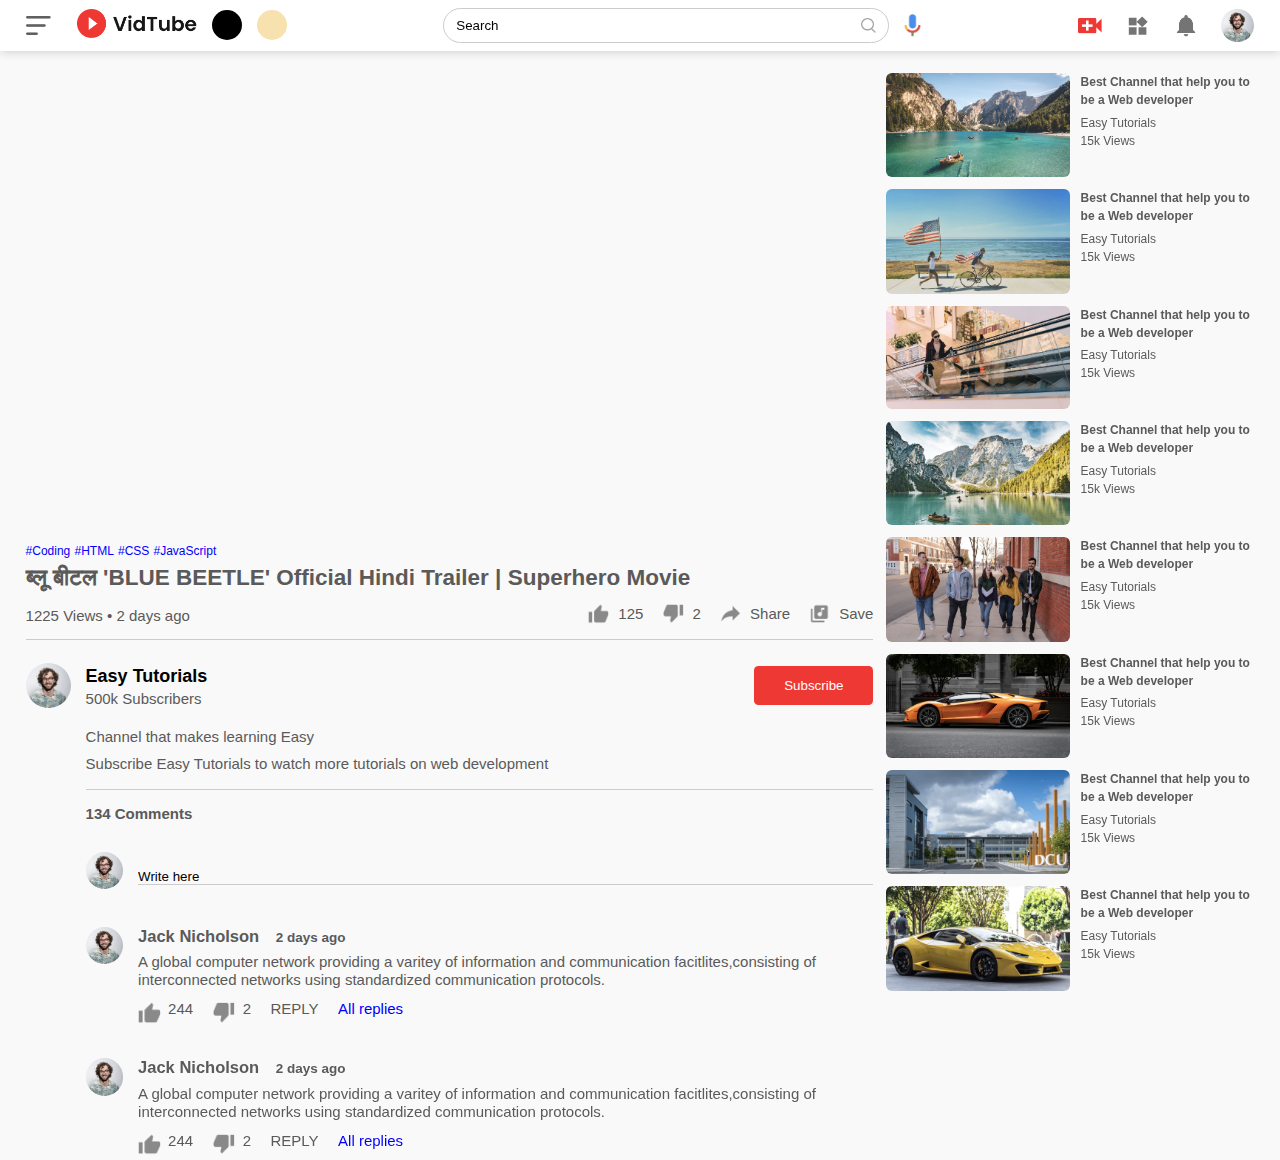
<file: video6.html>
<!DOCTYPE html>
<html lang="en">
  <head>
    <meta charset="UTF-8" />
    <meta http-equiv="X-UA-Compatible" content="IE=edge" />
    <meta name="viewport" content="width=device-width, initial-scale=1.0" />
    <link rel="stylesheet" href="style.css" />
    <link
      rel="shortcut icon"
      href="https://cdn2.iconfinder.com/data/icons/social-media-2285/512/1_Youtube_colored_svg-256.png"
      type="image/x-icon"
    />
    <title>YouTube - Video_page</title>
  </head>

  <body>
    <!-- this is a loading effect -->

    <div class="loading"></div>

    <!-- /* ============================ this is navbar section ============================= */ -->

    <nav class="flex-div">
      <!-- ----- nav bar left side items ----- -->
      <div class="nav-left flex-div">
        <img src="images/menu.png" class="menu-icon" />
        <a href="index.html">
          <img src="images/logo.png" class="logo" />
        </a>

        <div class="theme">
          <div class="dark_mode"></div>
          <div class="cream_mode"></div>
        </div>
      </div>

      <!-- ----- nav bar middle side items ----- -->

      <div class="nav-middle flex-div">
        <div class="search-box flex-div">
          <input
            type="text"
            placeholder="Search"
            autocomplete="off
                    "
          />
          <img src="images/search.png" />
        </div>
        <img src="images/voice-search.png" class="mic-icon" />
      </div>

      <!-- ----- nav bar right side items ----- -->

      <div class="nav-right flex-div">
        <img src="images/upload.png" />
        <img src="images/more.png" />
        <img src="images/notification.png" />
        <img src="images/Jack.png" class="user-icon" />
      </div>
    </nav>

    <div class="container play-container">
      <!-- /* ============== this video section ============ */ -->

      <div class="row">
        <div class="play_video">
          <iframe
            width="0"
            height="0"
            src="https://www.youtube.com/embed/LY84Ofz2FX8"
            title="YouTube video player"
            frameborder="0"
            allow="accelerometer; autoplay; clipboard-write; encrypted-media; gyroscope; picture-in-picture; web-share"
            allowfullscreen
          ></iframe>

          <div class="tags">
            <a href="#">#Coding</a> <a href="#">#HTML</a> <a href="#">#CSS</a>
            <a href="#">#JavaScript</a>
          </div>

          <h3>
            ब्लू बीटल 'BLUE BEETLE' Official Hindi Trailer | Superhero Movie
          </h3>

          <div class="play-video-info">
            <p>1225 Views &bull; 2 days ago</p>

            <div>
              <a href="#"><img src="images/like.png" />125</a>
              <a href="#"><img src="images/dislike.png" />2</a>
              <a href="#"><img src="images/share.png" />Share</a>
              <a href="#"><img src="images/save.png" />Save</a>
            </div>
          </div>
          <hr />

          <div class="publisher">
            <img src="images/Jack.png" />
            <div>
              <p>Easy Tutorials</p>
              <p>500k Subscribers</p>
            </div>
            <button type="button">Subscribe</button>
          </div>

          <div class="vid-Description">
            <p>Channel that makes learning Easy</p>
            <p>
              Subscribe Easy Tutorials to watch more tutorials on web
              development
            </p>
            <hr />
            <h4>134 Comments</h4>

            <div class="add-comment">
              <img src="images/Jack.png" />
              <input type="text" autocomplete="off" placeholder="Write here" />
            </div>

            <div class="old-comments">
              <img src="images/Jack.png" />
              <div>
                <h3>Jack Nicholson <span>2 days ago</span></h3>
                <p>
                  A global computer network providing a varitey of information
                  and communication facitlites,consisting of interconnected
                  networks using standardized communication protocols.
                </p>

                <!-- first Comments -->

                <div class="a_comment-action">
                  <img src="images/like.png" />
                  <span>244</span>
                  <img src="images/dislike.png" />
                  <span>2</span>
                  <span>REPLY</span>
                  <a href="#">All replies</a>
                </div>
              </div>
            </div>
            <!-- second Comments -->

            <div class="old-comments">
              <img src="images/Jack.png" />
              <div>
                <h3>Jack Nicholson <span>2 days ago</span></h3>
                <p>
                  A global computer network providing a varitey of information
                  and communication facitlites,consisting of interconnected
                  networks using standardized communication protocols.
                </p>

                <!-- first Comments -->

                <div class="a_comment-action">
                  <img src="images/like.png" />
                  <span>244</span>
                  <img src="images/dislike.png" />
                  <span>2</span>
                  <span>REPLY</span>
                  <a href="#">All replies</a>
                </div>
              </div>
            </div>
          </div>
        </div>

        <!-- /* ============== this video right side ============ */ -->
        <div class="right-sidebar">
          <!-- video 1 -->

          <div class="side-video-list">
            <img src="images/thumbnail1.png" />
            <vid class="info">
              <a href="#" class="small-thumbnail"
                >Best Channel that help you to be a Web developer</a
              >
              <p>Easy Tutorials</p>
              <p>15k Views</p>
            </vid>
          </div>

          <!-- video 2 -->

          <div class="side-video-list">
            <img src="images/thumbnail2.png" />
            <vid class="info">
              <a href="#" class="small-thumbnail"
                >Best Channel that help you to be a Web developer</a
              >
              <p>Easy Tutorials</p>
              <p>15k Views</p>
            </vid>
          </div>

          <!-- video 3 -->

          <div class="side-video-list">
            <img src="images/thumbnail3.png" />
            <vid class="info">
              <a href="#" class="small-thumbnail"
                >Best Channel that help you to be a Web developer</a
              >
              <p>Easy Tutorials</p>
              <p>15k Views</p>
            </vid>
          </div>

          <!-- video 4 -->

          <div class="side-video-list">
            <img src="images/thumbnail4.png" />
            <vid class="info">
              <a href="#" class="small-thumbnail"
                >Best Channel that help you to be a Web developer</a
              >
              <p>Easy Tutorials</p>
              <p>15k Views</p>
            </vid>
          </div>

          <!-- video 5 -->

          <div class="side-video-list">
            <img src="images/thumbnail5.png" />
            <vid class="info">
              <a href="#" class="small-thumbnail"
                >Best Channel that help you to be a Web developer</a
              >
              <p>Easy Tutorials</p>
              <p>15k Views</p>
            </vid>
          </div>

          <!-- video 6 -->

          <div class="side-video-list">
            <img src="images/thumbnail6.png" />
            <vid class="info">
              <a href="#" class="small-thumbnail"
                >Best Channel that help you to be a Web developer</a
              >
              <p>Easy Tutorials</p>
              <p>15k Views</p>
            </vid>
          </div>

          <!-- video 7 -->

          <div class="side-video-list">
            <img src="images/thumbnail7.png" />
            <vid class="info">
              <a href="#" class="small-thumbnail"
                >Best Channel that help you to be a Web developer</a
              >
              <p>Easy Tutorials</p>
              <p>15k Views</p>
            </vid>
          </div>

          <!-- video 8 -->

          <div class="side-video-list">
            <img src="images/thumbnail8.png" />
            <vid class="info">
              <a href="#" class="small-thumbnail"
                >Best Channel that help you to be a Web developer</a
              >
              <p>Easy Tutorials</p>
              <p>15k Views</p>
            </vid>
          </div>
        </div>
      </div>
    </div>

    <script src="app.js"></script>
  </body>
</html>
</file>
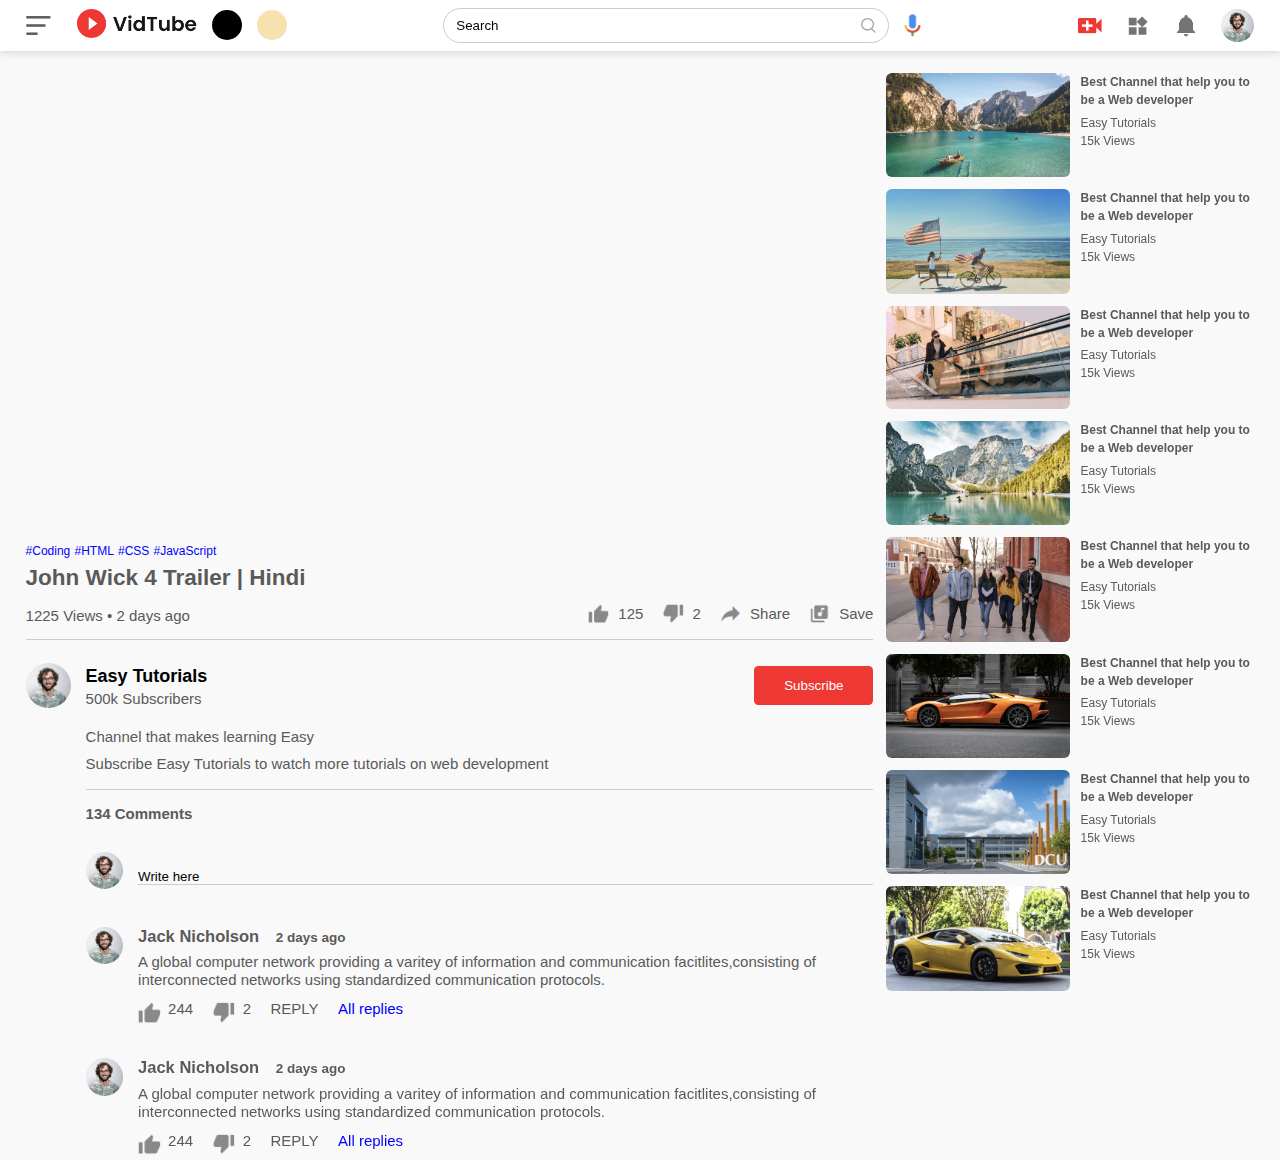
<file: video7.html>
<!DOCTYPE html>
<html lang="en">
  <head>
    <meta charset="UTF-8" />
    <meta http-equiv="X-UA-Compatible" content="IE=edge" />
    <meta name="viewport" content="width=device-width, initial-scale=1.0" />
    <link rel="stylesheet" href="style.css" />
    <link
      rel="shortcut icon"
      href="https://cdn2.iconfinder.com/data/icons/social-media-2285/512/1_Youtube_colored_svg-256.png"
      type="image/x-icon"
    />
    <title>YouTube - Video_page</title>
  </head>

  <body>
    <!-- this is a loading effect -->

    <div class="loading"></div>

    <!-- /* ============================ this is navbar section ============================= */ -->

    <nav class="flex-div">
      <!-- ----- nav bar left side items ----- -->
      <div class="nav-left flex-div">
        <img src="images/menu.png" class="menu-icon" />
        <a href="index.html">
          <img src="images/logo.png" class="logo" />
        </a>

        <div class="theme">
          <div class="dark_mode"></div>
          <div class="cream_mode"></div>
        </div>
      </div>

      <!-- ----- nav bar middle side items ----- -->

      <div class="nav-middle flex-div">
        <div class="search-box flex-div">
          <input
            type="text"
            placeholder="Search"
            autocomplete="off
                    "
          />
          <img src="images/search.png" />
        </div>
        <img src="images/voice-search.png" class="mic-icon" />
      </div>

      <!-- ----- nav bar right side items ----- -->

      <div class="nav-right flex-div">
        <img src="images/upload.png" />
        <img src="images/more.png" />
        <img src="images/notification.png" />
        <img src="images/Jack.png" class="user-icon" />
      </div>
    </nav>

    <div class="container play-container">
      <!-- /* ============== this video section ============ */ -->

      <div class="row">
        <div class="play_video">
          <iframe
            width="0"
            height="0"
            src="https://www.youtube.com/embed/9YRVT_xywcs"
            title="YouTube video player"
            frameborder="0"
            allow="accelerometer; autoplay; clipboard-write; encrypted-media; gyroscope; picture-in-picture; web-share"
            allowfullscreen
          ></iframe>

          <div class="tags">
            <a href="#">#Coding</a> <a href="#">#HTML</a> <a href="#">#CSS</a>
            <a href="#">#JavaScript</a>
          </div>

          <h3>John Wick 4 Trailer | Hindi</h3>

          <div class="play-video-info">
            <p>1225 Views &bull; 2 days ago</p>

            <div>
              <a href="#"><img src="images/like.png" />125</a>
              <a href="#"><img src="images/dislike.png" />2</a>
              <a href="#"><img src="images/share.png" />Share</a>
              <a href="#"><img src="images/save.png" />Save</a>
            </div>
          </div>
          <hr />

          <div class="publisher">
            <img src="images/Jack.png" />
            <div>
              <p>Easy Tutorials</p>
              <p>500k Subscribers</p>
            </div>
            <button type="button">Subscribe</button>
          </div>

          <div class="vid-Description">
            <p>Channel that makes learning Easy</p>
            <p>
              Subscribe Easy Tutorials to watch more tutorials on web
              development
            </p>
            <hr />
            <h4>134 Comments</h4>

            <div class="add-comment">
              <img src="images/Jack.png" />
              <input type="text" autocomplete="off" placeholder="Write here" />
            </div>

            <div class="old-comments">
              <img src="images/Jack.png" />
              <div>
                <h3>Jack Nicholson <span>2 days ago</span></h3>
                <p>
                  A global computer network providing a varitey of information
                  and communication facitlites,consisting of interconnected
                  networks using standardized communication protocols.
                </p>

                <!-- first Comments -->

                <div class="a_comment-action">
                  <img src="images/like.png" />
                  <span>244</span>
                  <img src="images/dislike.png" />
                  <span>2</span>
                  <span>REPLY</span>
                  <a href="#">All replies</a>
                </div>
              </div>
            </div>
            <!-- second Comments -->

            <div class="old-comments">
              <img src="images/Jack.png" />
              <div>
                <h3>Jack Nicholson <span>2 days ago</span></h3>
                <p>
                  A global computer network providing a varitey of information
                  and communication facitlites,consisting of interconnected
                  networks using standardized communication protocols.
                </p>

                <!-- first Comments -->

                <div class="a_comment-action">
                  <img src="images/like.png" />
                  <span>244</span>
                  <img src="images/dislike.png" />
                  <span>2</span>
                  <span>REPLY</span>
                  <a href="#">All replies</a>
                </div>
              </div>
            </div>
          </div>
        </div>

        <!-- /* ============== this video right side ============ */ -->
        <div class="right-sidebar">
          <!-- video 1 -->

          <div class="side-video-list">
            <img src="images/thumbnail1.png" />
            <vid class="info">
              <a href="#" class="small-thumbnail"
                >Best Channel that help you to be a Web developer</a
              >
              <p>Easy Tutorials</p>
              <p>15k Views</p>
            </vid>
          </div>

          <!-- video 2 -->

          <div class="side-video-list">
            <img src="images/thumbnail2.png" />
            <vid class="info">
              <a href="#" class="small-thumbnail"
                >Best Channel that help you to be a Web developer</a
              >
              <p>Easy Tutorials</p>
              <p>15k Views</p>
            </vid>
          </div>

          <!-- video 3 -->

          <div class="side-video-list">
            <img src="images/thumbnail3.png" />
            <vid class="info">
              <a href="#" class="small-thumbnail"
                >Best Channel that help you to be a Web developer</a
              >
              <p>Easy Tutorials</p>
              <p>15k Views</p>
            </vid>
          </div>

          <!-- video 4 -->

          <div class="side-video-list">
            <img src="images/thumbnail4.png" />
            <vid class="info">
              <a href="#" class="small-thumbnail"
                >Best Channel that help you to be a Web developer</a
              >
              <p>Easy Tutorials</p>
              <p>15k Views</p>
            </vid>
          </div>

          <!-- video 5 -->

          <div class="side-video-list">
            <img src="images/thumbnail5.png" />
            <vid class="info">
              <a href="#" class="small-thumbnail"
                >Best Channel that help you to be a Web developer</a
              >
              <p>Easy Tutorials</p>
              <p>15k Views</p>
            </vid>
          </div>

          <!-- video 6 -->

          <div class="side-video-list">
            <img src="images/thumbnail6.png" />
            <vid class="info">
              <a href="#" class="small-thumbnail"
                >Best Channel that help you to be a Web developer</a
              >
              <p>Easy Tutorials</p>
              <p>15k Views</p>
            </vid>
          </div>

          <!-- video 7 -->

          <div class="side-video-list">
            <img src="images/thumbnail7.png" />
            <vid class="info">
              <a href="#" class="small-thumbnail"
                >Best Channel that help you to be a Web developer</a
              >
              <p>Easy Tutorials</p>
              <p>15k Views</p>
            </vid>
          </div>

          <!-- video 8 -->

          <div class="side-video-list">
            <img src="images/thumbnail8.png" />
            <vid class="info">
              <a href="#" class="small-thumbnail"
                >Best Channel that help you to be a Web developer</a
              >
              <p>Easy Tutorials</p>
              <p>15k Views</p>
            </vid>
          </div>
        </div>
      </div>
    </div>

    <script src="app.js"></script>
  </body>
</html>
</file>
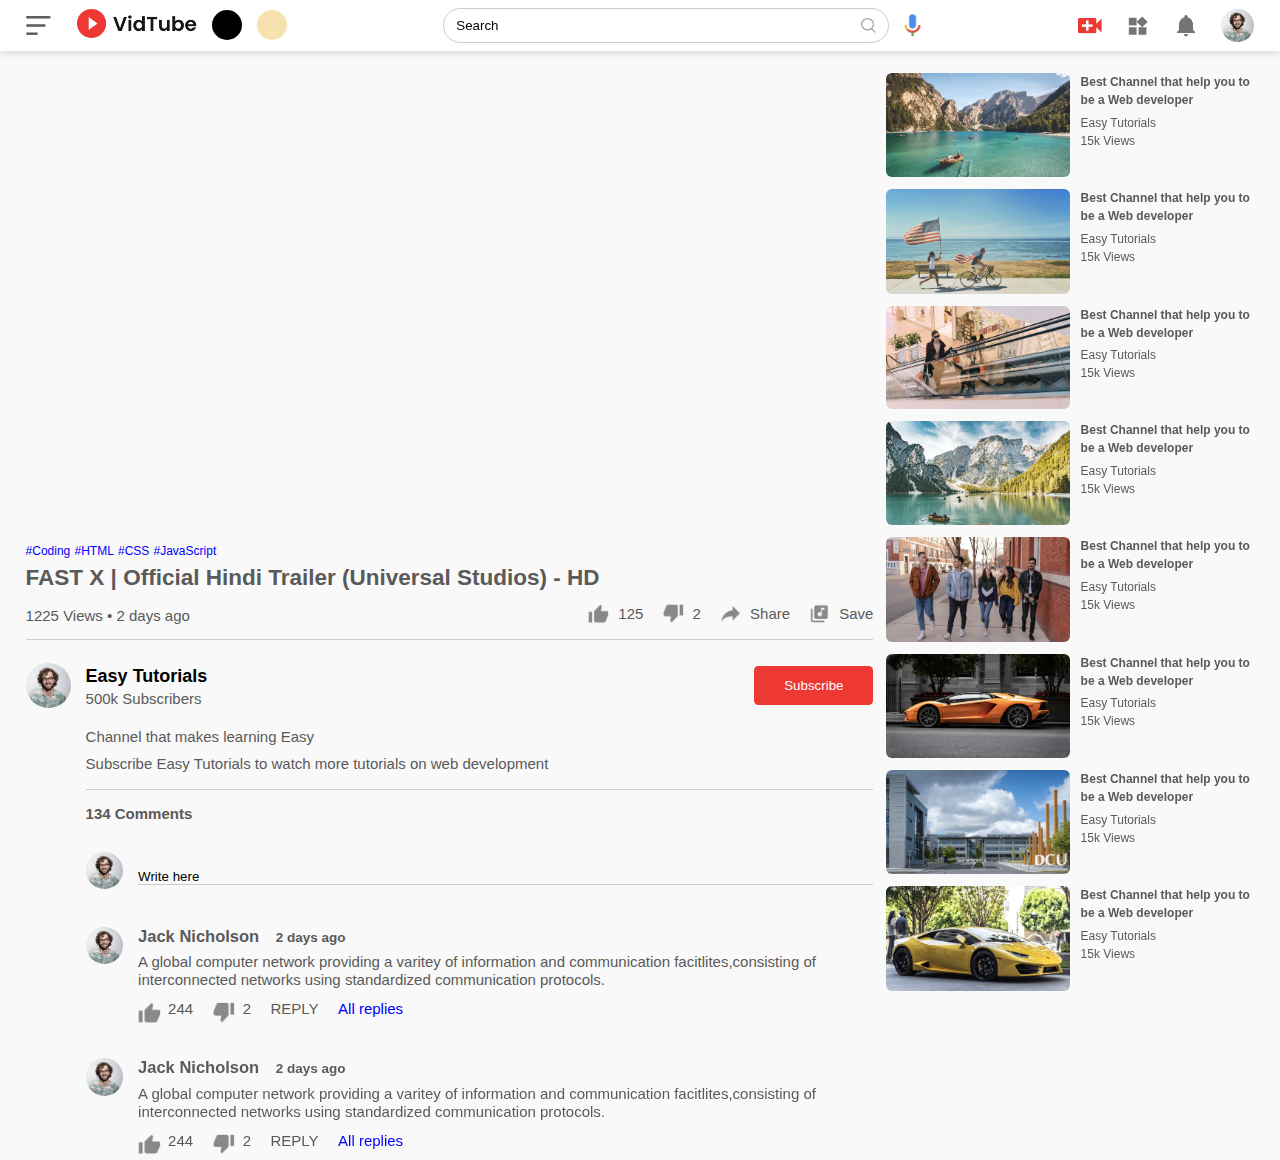
<file: video8.html>
<!DOCTYPE html>
<html lang="en">
  <head>
    <meta charset="UTF-8" />
    <meta http-equiv="X-UA-Compatible" content="IE=edge" />
    <meta name="viewport" content="width=device-width, initial-scale=1.0" />
    <link rel="stylesheet" href="style.css" />
    <link
      rel="shortcut icon"
      href="https://cdn2.iconfinder.com/data/icons/social-media-2285/512/1_Youtube_colored_svg-256.png"
      type="image/x-icon"
    />
    <title>YouTube - Video_page</title>
  </head>

  <body>
    <!-- this is a loading effect -->

    <div class="loading"></div>

    <!-- /* ============================ this is navbar section ============================= */ -->

    <nav class="flex-div">
      <!-- ----- nav bar left side items ----- -->
      <div class="nav-left flex-div">
        <img src="images/menu.png" class="menu-icon" />
        <a href="index.html">
          <img src="images/logo.png" class="logo" />
        </a>

        <div class="theme">
          <div class="dark_mode"></div>
          <div class="cream_mode"></div>
        </div>
      </div>

      <!-- ----- nav bar middle side items ----- -->

      <div class="nav-middle flex-div">
        <div class="search-box flex-div">
          <input
            type="text"
            placeholder="Search"
            autocomplete="off
                    "
          />
          <img src="images/search.png" />
        </div>
        <img src="images/voice-search.png" class="mic-icon" />
      </div>

      <!-- ----- nav bar right side items ----- -->

      <div class="nav-right flex-div">
        <img src="images/upload.png" />
        <img src="images/more.png" />
        <img src="images/notification.png" />
        <img src="images/Jack.png" class="user-icon" />
      </div>
    </nav>

    <div class="container play-container">
      <!-- /* ============== this video section ============ */ -->

      <div class="row">
        <div class="play_video">
          <iframe
            width="0"
            height="0"
            src="https://www.youtube.com/embed/1uDl6cjH6Mc"
            title="YouTube video player"
            frameborder="0"
            allow="accelerometer; autoplay; clipboard-write; encrypted-media; gyroscope; picture-in-picture; web-share"
            allowfullscreen
          ></iframe>

          <div class="tags">
            <a href="#">#Coding</a> <a href="#">#HTML</a> <a href="#">#CSS</a>
            <a href="#">#JavaScript</a>
          </div>

          <h3>FAST X | Official Hindi Trailer (Universal Studios) - HD</h3>

          <div class="play-video-info">
            <p>1225 Views &bull; 2 days ago</p>

            <div>
              <a href="#"><img src="images/like.png" />125</a>
              <a href="#"><img src="images/dislike.png" />2</a>
              <a href="#"><img src="images/share.png" />Share</a>
              <a href="#"><img src="images/save.png" />Save</a>
            </div>
          </div>
          <hr />

          <div class="publisher">
            <img src="images/Jack.png" />
            <div>
              <p>Easy Tutorials</p>
              <p>500k Subscribers</p>
            </div>
            <button type="button">Subscribe</button>
          </div>

          <div class="vid-Description">
            <p>Channel that makes learning Easy</p>
            <p>
              Subscribe Easy Tutorials to watch more tutorials on web
              development
            </p>
            <hr />
            <h4>134 Comments</h4>

            <div class="add-comment">
              <img src="images/Jack.png" />
              <input type="text" autocomplete="off" placeholder="Write here" />
            </div>

            <div class="old-comments">
              <img src="images/Jack.png" />
              <div>
                <h3>Jack Nicholson <span>2 days ago</span></h3>
                <p>
                  A global computer network providing a varitey of information
                  and communication facitlites,consisting of interconnected
                  networks using standardized communication protocols.
                </p>

                <!-- first Comments -->

                <div class="a_comment-action">
                  <img src="images/like.png" />
                  <span>244</span>
                  <img src="images/dislike.png" />
                  <span>2</span>
                  <span>REPLY</span>
                  <a href="#">All replies</a>
                </div>
              </div>
            </div>
            <!-- second Comments -->

            <div class="old-comments">
              <img src="images/Jack.png" />
              <div>
                <h3>Jack Nicholson <span>2 days ago</span></h3>
                <p>
                  A global computer network providing a varitey of information
                  and communication facitlites,consisting of interconnected
                  networks using standardized communication protocols.
                </p>

                <!-- first Comments -->

                <div class="a_comment-action">
                  <img src="images/like.png" />
                  <span>244</span>
                  <img src="images/dislike.png" />
                  <span>2</span>
                  <span>REPLY</span>
                  <a href="#">All replies</a>
                </div>
              </div>
            </div>
          </div>
        </div>

        <!-- /* ============== this video right side ============ */ -->
        <div class="right-sidebar">
          <!-- video 1 -->

          <div class="side-video-list">
            <img src="images/thumbnail1.png" />
            <vid class="info">
              <a href="#" class="small-thumbnail"
                >Best Channel that help you to be a Web developer</a
              >
              <p>Easy Tutorials</p>
              <p>15k Views</p>
            </vid>
          </div>

          <!-- video 2 -->

          <div class="side-video-list">
            <img src="images/thumbnail2.png" />
            <vid class="info">
              <a href="#" class="small-thumbnail"
                >Best Channel that help you to be a Web developer</a
              >
              <p>Easy Tutorials</p>
              <p>15k Views</p>
            </vid>
          </div>

          <!-- video 3 -->

          <div class="side-video-list">
            <img src="images/thumbnail3.png" />
            <vid class="info">
              <a href="#" class="small-thumbnail"
                >Best Channel that help you to be a Web developer</a
              >
              <p>Easy Tutorials</p>
              <p>15k Views</p>
            </vid>
          </div>

          <!-- video 4 -->

          <div class="side-video-list">
            <img src="images/thumbnail4.png" />
            <vid class="info">
              <a href="#" class="small-thumbnail"
                >Best Channel that help you to be a Web developer</a
              >
              <p>Easy Tutorials</p>
              <p>15k Views</p>
            </vid>
          </div>

          <!-- video 5 -->

          <div class="side-video-list">
            <img src="images/thumbnail5.png" />
            <vid class="info">
              <a href="#" class="small-thumbnail"
                >Best Channel that help you to be a Web developer</a
              >
              <p>Easy Tutorials</p>
              <p>15k Views</p>
            </vid>
          </div>

          <!-- video 6 -->

          <div class="side-video-list">
            <img src="images/thumbnail6.png" />
            <vid class="info">
              <a href="#" class="small-thumbnail"
                >Best Channel that help you to be a Web developer</a
              >
              <p>Easy Tutorials</p>
              <p>15k Views</p>
            </vid>
          </div>

          <!-- video 7 -->

          <div class="side-video-list">
            <img src="images/thumbnail7.png" />
            <vid class="info">
              <a href="#" class="small-thumbnail"
                >Best Channel that help you to be a Web developer</a
              >
              <p>Easy Tutorials</p>
              <p>15k Views</p>
            </vid>
          </div>

          <!-- video 8 -->

          <div class="side-video-list">
            <img src="images/thumbnail8.png" />
            <vid class="info">
              <a href="#" class="small-thumbnail"
                >Best Channel that help you to be a Web developer</a
              >
              <p>Easy Tutorials</p>
              <p>15k Views</p>
            </vid>
          </div>
        </div>
      </div>
    </div>

    <script src="app.js"></script>
  </body>
</html>
</file>
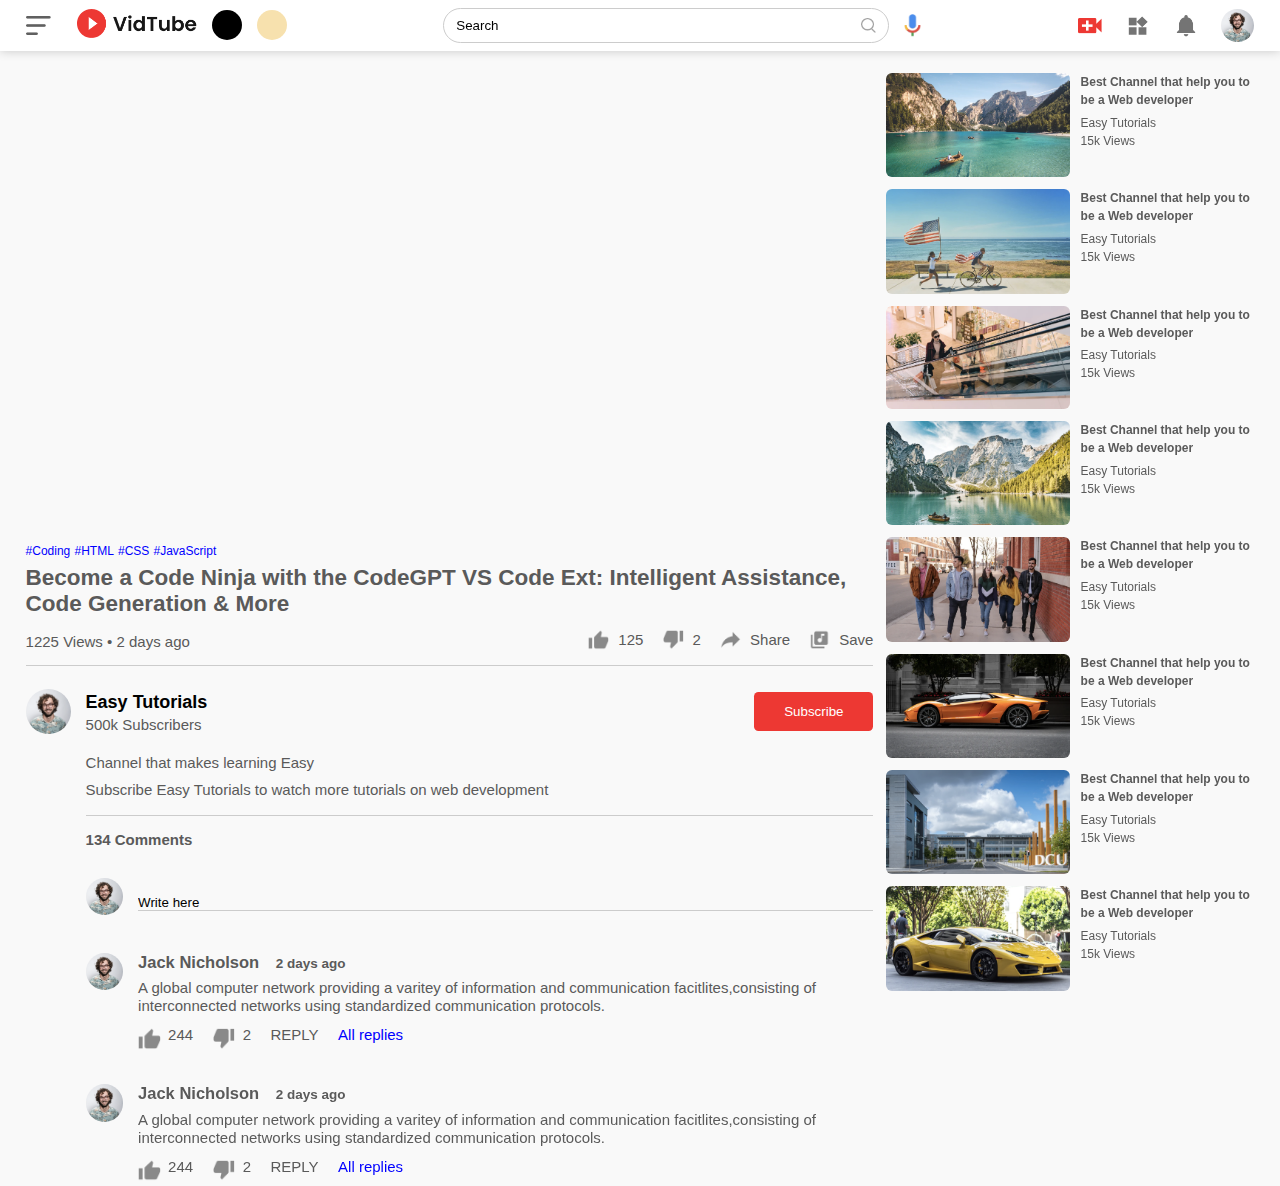
<file: video9.html>
<!DOCTYPE html>
<html lang="en">
  <head>
    <meta charset="UTF-8" />
    <meta http-equiv="X-UA-Compatible" content="IE=edge" />
    <meta name="viewport" content="width=device-width, initial-scale=1.0" />
    <link rel="stylesheet" href="style.css" />
    <link
      rel="shortcut icon"
      href="https://cdn2.iconfinder.com/data/icons/social-media-2285/512/1_Youtube_colored_svg-256.png"
      type="image/x-icon"
    />
    <title>YouTube - Video_page</title>
  </head>

  <body>
    <!-- this is a loading effect -->

    <div class="loading"></div>

    <!-- /* ============================ this is navbar section ============================= */ -->

    <nav class="flex-div">
      <!-- ----- nav bar left side items ----- -->
      <div class="nav-left flex-div">
        <img src="images/menu.png" class="menu-icon" />
        <a href="index.html">
          <img src="images/logo.png" class="logo" />
        </a>

        <div class="theme">
          <div class="dark_mode"></div>
          <div class="cream_mode"></div>
        </div>
      </div>

      <!-- ----- nav bar middle side items ----- -->

      <div class="nav-middle flex-div">
        <div class="search-box flex-div">
          <input
            type="text"
            placeholder="Search"
            autocomplete="off
                    "
          />
          <img src="images/search.png" />
        </div>
        <img src="images/voice-search.png" class="mic-icon" />
      </div>

      <!-- ----- nav bar right side items ----- -->

      <div class="nav-right flex-div">
        <img src="images/upload.png" />
        <img src="images/more.png" />
        <img src="images/notification.png" />
        <img src="images/Jack.png" class="user-icon" />
      </div>
    </nav>

    <div class="container play-container">
      <!-- /* ============== this video section ============ */ -->

      <div class="row">
        <div class="play_video">
          <iframe
            width="0"
            height="0"
            src="https://www.youtube.com/embed/xw1opCVcE94"
            title="YouTube video player"
            frameborder="0"
            allow="accelerometer; autoplay; clipboard-write; encrypted-media; gyroscope; picture-in-picture; web-share"
            allowfullscreen
          ></iframe>

          <div class="tags">
            <a href="#">#Coding</a> <a href="#">#HTML</a> <a href="#">#CSS</a>
            <a href="#">#JavaScript</a>
          </div>

          <h3>
            Become a Code Ninja with the CodeGPT VS Code Ext: Intelligent
            Assistance, Code Generation & More
          </h3>

          <div class="play-video-info">
            <p>1225 Views &bull; 2 days ago</p>

            <div>
              <a href="#"><img src="images/like.png" />125</a>
              <a href="#"><img src="images/dislike.png" />2</a>
              <a href="#"><img src="images/share.png" />Share</a>
              <a href="#"><img src="images/save.png" />Save</a>
            </div>
          </div>
          <hr />

          <div class="publisher">
            <img src="images/Jack.png" />
            <div>
              <p>Easy Tutorials</p>
              <p>500k Subscribers</p>
            </div>
            <button type="button">Subscribe</button>
          </div>

          <div class="vid-Description">
            <p>Channel that makes learning Easy</p>
            <p>
              Subscribe Easy Tutorials to watch more tutorials on web
              development
            </p>
            <hr />
            <h4>134 Comments</h4>

            <div class="add-comment">
              <img src="images/Jack.png" />
              <input type="text" autocomplete="off" placeholder="Write here" />
            </div>

            <div class="old-comments">
              <img src="images/Jack.png" />
              <div>
                <h3>Jack Nicholson <span>2 days ago</span></h3>
                <p>
                  A global computer network providing a varitey of information
                  and communication facitlites,consisting of interconnected
                  networks using standardized communication protocols.
                </p>

                <!-- first Comments -->

                <div class="a_comment-action">
                  <img src="images/like.png" />
                  <span>244</span>
                  <img src="images/dislike.png" />
                  <span>2</span>
                  <span>REPLY</span>
                  <a href="#">All replies</a>
                </div>
              </div>
            </div>
            <!-- second Comments -->

            <div class="old-comments">
              <img src="images/Jack.png" />
              <div>
                <h3>Jack Nicholson <span>2 days ago</span></h3>
                <p>
                  A global computer network providing a varitey of information
                  and communication facitlites,consisting of interconnected
                  networks using standardized communication protocols.
                </p>

                <!-- first Comments -->

                <div class="a_comment-action">
                  <img src="images/like.png" />
                  <span>244</span>
                  <img src="images/dislike.png" />
                  <span>2</span>
                  <span>REPLY</span>
                  <a href="#">All replies</a>
                </div>
              </div>
            </div>
          </div>
        </div>

        <!-- /* ============== this video right side ============ */ -->
        <div class="right-sidebar">
          <!-- video 1 -->

          <div class="side-video-list">
            <img src="images/thumbnail1.png" />
            <vid class="info">
              <a href="#" class="small-thumbnail"
                >Best Channel that help you to be a Web developer</a
              >
              <p>Easy Tutorials</p>
              <p>15k Views</p>
            </vid>
          </div>

          <!-- video 2 -->

          <div class="side-video-list">
            <img src="images/thumbnail2.png" />
            <vid class="info">
              <a href="#" class="small-thumbnail"
                >Best Channel that help you to be a Web developer</a
              >
              <p>Easy Tutorials</p>
              <p>15k Views</p>
            </vid>
          </div>

          <!-- video 3 -->

          <div class="side-video-list">
            <img src="images/thumbnail3.png" />
            <vid class="info">
              <a href="#" class="small-thumbnail"
                >Best Channel that help you to be a Web developer</a
              >
              <p>Easy Tutorials</p>
              <p>15k Views</p>
            </vid>
          </div>

          <!-- video 4 -->

          <div class="side-video-list">
            <img src="images/thumbnail4.png" />
            <vid class="info">
              <a href="#" class="small-thumbnail"
                >Best Channel that help you to be a Web developer</a
              >
              <p>Easy Tutorials</p>
              <p>15k Views</p>
            </vid>
          </div>

          <!-- video 5 -->

          <div class="side-video-list">
            <img src="images/thumbnail5.png" />
            <vid class="info">
              <a href="#" class="small-thumbnail"
                >Best Channel that help you to be a Web developer</a
              >
              <p>Easy Tutorials</p>
              <p>15k Views</p>
            </vid>
          </div>

          <!-- video 6 -->

          <div class="side-video-list">
            <img src="images/thumbnail6.png" />
            <vid class="info">
              <a href="#" class="small-thumbnail"
                >Best Channel that help you to be a Web developer</a
              >
              <p>Easy Tutorials</p>
              <p>15k Views</p>
            </vid>
          </div>

          <!-- video 7 -->

          <div class="side-video-list">
            <img src="images/thumbnail7.png" />
            <vid class="info">
              <a href="#" class="small-thumbnail"
                >Best Channel that help you to be a Web developer</a
              >
              <p>Easy Tutorials</p>
              <p>15k Views</p>
            </vid>
          </div>

          <!-- video 8 -->

          <div class="side-video-list">
            <img src="images/thumbnail8.png" />
            <vid class="info">
              <a href="#" class="small-thumbnail"
                >Best Channel that help you to be a Web developer</a
              >
              <p>Easy Tutorials</p>
              <p>15k Views</p>
            </vid>
          </div>
        </div>
      </div>
    </div>

    <script src="app.js"></script>
  </body>
</html>
</file>
<file: style.css>
* {
  margin: 0%;
  padding: 0%;
  box-sizing: border-box;
  font-family: Arial, Helvetica, sans-serif;
}

html {
  font-size: 15px;
}

li {
  list-style: none;
}

a {
  text-decoration: none;
  color: #5a5a5a;
}

img {
  cursor: pointer;
}

body {
  background: var(--primary_color);
}

/* ============================ */

:root {
  --primary_color: #f9f9f9;
  --main_color: #fff;
  --mode_color: #000;
  --para_color: #5a5a5a;
  --search_box: #000;
  --box_shadow: rgba(0, 0, 0, 0.2);
  --blue_color: #0000ff;
  --second_color: #f7e1ae;
}

.cream_mode_on {
  --primary_color: #f7e1ae;
  --main_color: #f7e1ae;
  --mode_color: #000;
  --para_color: #000;
  --search_box: #000;
  --box_shadow: rgba(0, 0, 0, 0.2);
  --blue_color: #0000ff;
  --second_color: #fff;
}

.dark_mode_on {
  --primary_color: #0f0f0f;
  --main_color: #0f0f0f;
  --mode_color: #fff;
  --para_color: #fff;
  --search_box: #fff;
  --box_shadow: rgba(250, 243, 243, 0.2);
  --blue_color: #fff;
}

/* ============================= */

/* <!-- this is a loading effect --> */

.loading {
  background: #e8e8f3
    url("https://cdn.dribbble.com/users/1229051/screenshots/11975864/media/ec9e55add7d03d553b71580d8575b4b8.gif")
    no-repeat center center;
  background-size: 50rem;
  position: fixed;
  width: 100vw;
  height: 100vh;
  z-index: 9999;
}

/* ============= dark mode  ============== */

.theme {
  display: flex;
  align-items: center;
}

.dark_mode {
  padding: 1rem 1rem;
  margin-left: 1rem;
  border-radius: 3rem;
  background-color: var(--mode_color);
}

.cream_mode {
  padding: 1rem 1rem;
  margin-left: 1rem;
  border-radius: 3rem;
  background-color: var(--second_color);
}

/* ============================= This is a  vertical scroll bar design ====================== */

::-webkit-scrollbar {
  width: 0.8rem;
}

::-webkit-scrollbar-track {
  background-color: #fff;
}

::-webkit-scrollbar-thumb {
  border-radius: 5rem;
  background: red;
  border: 3px solid transparent;
  background-clip: content-box;
}

::placeholder {
  color: var(--search_box);
}

/* ==================================  Main code Start here ================================ */
/* ==================================  This is a navbar ================================ */

.flex-div {
  display: flex;
  align-items: center;
}

nav {
  justify-content: space-between;
  padding: 0.5rem 2%;
  box-shadow: 0 0 10px var(--box_shadow);
  background: var(--main_color);
  position: sticky;
  top: 0;
  z-index: 10;
}

.nav-left .menu-icon {
  width: 1.7rem;
  margin-right: 1.7rem;
}
.nav-left .logo {
  width: 8rem;
}

.nav-right img {
  width: 1.7rem;
  margin-right: 1.5rem;
}

.nav-right .user-icon {
  width: 2.2rem;
  border-radius: 50%;
  margin-right: 0;
}

.nav-middle .mic-icon {
  width: 1.1rem;
}

.nav-middle .search-box {
  border: 1px solid #ccc;
  margin-right: 1rem;
  padding: 0.6rem 0.8rem;
  border-radius: 2rem;
}

.nav-middle .search-box input {
  width: 27rem;
  border: none;
  outline: none;
  background: transparent;
  color: var(--search_box);
}

.nav-middle .search-box img {
  width: 1rem;
}

/* =============================== this is left side part of hero section ================================ */

.sidebar {
  background: var(--main_color);
  width: 15%;
  height: 100vh;
  position: fixed;
  top: 0;
  padding-left: 2%;
  padding-top: 5.2rem;
}

.sidebar.small_sidebar {
  width: 5%;
}
.sidebar.small_sidebar a p {
  display: none;
}
.sidebar.small_sidebar h3 {
  display: none;
}

.shortcut-links a img {
  width: 1.5rem;
  margin-right: 1.5rem;
}

.shortcut-links a {
  display: flex;
  align-items: center;
  margin-bottom: 1.5rem;
  flex-wrap: wrap;
  width: fit-content;
  color: var(--para_color);
}

.shortcut-links a:first-child {
  color: #ed3833;
}

.sidebar hr {
  height: 1px;
  background: #ccc;
  border: none;
  width: 85%;
}

.subscribed-list {
  margin: 1.5rem 0;
  font-size: 0.8rem;
  color: #5a5a5a;
}

.subscribed-list h3 {
  margin-bottom: 1.5rem;
  color: var(--search_box);
}

.subscribed-list a {
  display: flex;
  align-items: center;
  margin-bottom: 1.5rem;
  width: fit-content;
  flex-wrap: wrap;
  color: var(--para_color);
}

.subscribed-list a img {
  width: 1.8rem;
  border-radius: 50%;
  margin-right: 1.5rem;
}

/* =============================== this is right side part of hero section ================================ */

.container {
  padding: 1.5rem 2% 1.5rem 17%;
  background: var(--primary_color);
  /* transition: padding-left 0.2s ease-in-out; */
}

.large-container {
  padding-left: 7%;
}

.banner {
  width: 100%;
}
.banner img {
  width: 100%;
  border-radius: 0.5rem;
}

.list-container {
  display: grid;
  grid-template-columns: repeat(auto-fit, minmax(300px, 1fr));
  gap: 2rem 1.1rem;
  margin-top: 1rem;
}

.vid-list .thumbnail {
  width: 100%;
  /* height: 65%; */
  /* max-height: 75%; */
  border-radius: 0.5rem;
}

.vid-list .flex-div {
  align-items: flex-start;
  gap: 0.7rem;
  margin-top: 0.7rem;
}
.vid-list .flex-div img {
  width: 2.3rem;
  border-radius: 50%;
}

.vid-info {
  color: #5a5a5a;
  font-size: 0.8rem;
}

.vid-info a {
  color: var(--para_color);
  font-weight: 600;
  display: block;
  margin-bottom: 0.5rem;
}
.vid-info p {
  margin-bottom: 0.2rem;
  color: var(--para_color);
}

/* =============================== this is video.html part ================================ */

.play-container {
  padding-left: 2%;
}

.row {
  display: flex;
  justify-content: space-between;
  flex-wrap: wrap;
}

.play_video {
  flex-basis: 69%;
}

.right-sidebar {
  flex-basis: 30%;
}

.play_video iframe {
  width: 100%;
  height: 50%;
}

.side-video-list {
  display: flex;
  justify-content: space-between;
  margin-bottom: 0.8rem;
  gap: 0.7rem;
}

.side-video-list img {
  width: 50%;
  border-radius: 0.4rem;
}

.small-thumbnail {
  font-size: 0.8rem;
  font-weight: 600;
  display: block;
  margin-bottom: 0.3rem;
  line-height: 1.5;
  color: var(--para_color);
}

.info p {
  font-size: 0.8rem;
  line-height: 1.5;
  color: var(--para_color);
}

.side-video-list .small-thumbnail {
  flex-basis: 49%;
}
.side-video-list .vid-info {
  flex-basis: 49%;
}

.play_video .tags a {
  color: var(--blue_color);
  font-size: 0.8rem;
}

.play_video h3 {
  font-weight: 600;
  font-size: 1.5rem;
  margin-top: 0.5rem;
  color: var(--para_color);
}

.play_video .play-video-info {
  display: flex;
  justify-content: space-between;
  align-items: center;
  flex-wrap: wrap;
  color: var(--para_color);
  font-size: 1rem;
  margin-top: 0.8rem;
}

.play_video .play-video-info a img {
  width: 1.4rem;
  margin-right: 0.6rem;
}

.play-video-info div a {
  display: inline-flex;
  align-items: center;
  margin-left: 1rem;
  color: var(--para_color);
}

.play_video hr {
  background: #ccc;
  border: 0;
  height: 1px;
  margin: 0.8rem 0;
}

.publisher {
  display: flex;
  align-items: center;
  margin-top: 1.5rem;
}

.publisher img {
  width: 3rem;
  border-radius: 50%;
  margin-right: 1rem;
}

.publisher div {
  flex: 1;
  color: var(--para_color);
}

.publisher div p:first-child {
  line-height: 1.8rem;
  font-size: 1.2rem;
  font-weight: 600;
  color: var(--mode_color);
}

.publisher button {
  padding: 0.8rem 2rem;
  background: #ed3833;
  border: none;
  outline: none;
  border-radius: 0.3rem;
  color: #fff;
  cursor: pointer;
}

.vid-Description {
  padding-left: 4rem;
  margin: 1rem 0;
}

.vid-Description p {
  line-height: 1.8rem;
  color: var(--para_color);
  font-size: 1rem;
}

.vid-Description h4 {
  font-size: 1rem;
  color: var(--para_color);
  margin-top: 1rem;
}

.add-comment {
  display: flex;
  align-items: center;
  gap: 1rem;
  margin: 2rem 0;
}

.add-comment img {
  width: 2.5rem;
  border-radius: 50%;
}

.add-comment input {
  border: 0;
  outline: 0;
  border-bottom: 1px solid #ccc;
  width: 100%;
  padding-top: 0.8rem;
  background: transparent;
  color: var(--search_box);
}

.old-comments {
  display: flex;
  align-items: center;
  gap: 1rem;
  margin: 1.5rem 0;
  align-items: flex-start;
}

.old-comments img {
  width: 2.5rem;
  border-radius: 50%;
  margin-top: 0.5rem;
}

.old-comments h3 {
  font-size: 1.1rem;
}
.old-comments h3 span {
  font-size: 0.9rem;
  color: var(--para_color);
  margin-left: 0.8rem;
}

.old-comments p {
  margin-top: 0.5rem;
  line-height: 1.2rem;
}

.old-comments .a_comment-action {
  display: flex;
  align-items: center;
  margin: 0.3rem 0;
  font-size: 1rem;
}

.old-comments .a_comment-action img {
  border-radius: 0;
  width: 1.5rem;
  margin-right: 0.5rem;
}

.old-comments .a_comment-action span {
  margin-right: 1.3rem;
  color: var(--para_color);
}

.old-comments .a_comment-action a {
  color: var(--blue_color);
}

.load_more {
  display: flex;
  justify-content: center;
  align-items: center;
  width: 5rem;
  height: 5rem;
  margin: 0 auto;
  position: relative;
  border: none;
  outline: none;
  background: var(--primary_color);
  opacity: 0;
}

.show {
  opacity: 1;
}

.load {
  position: absolute;
  padding: 1rem 1rem;
  border: 3px solid #fff;
  border-top: 3px solid #545454;
  border-radius: 50%;
  animation: loading 1s infinite linear;
}

@keyframes loading {
  0% {
    transform: rotate(0deg);
  }
  100% {
    transform: rotate(360deg);
  }
}

.load_more_btn {
  display: none;
}

/* =============================== this is media query part ================================ */

@media (max-width: 980px) {
  .menu-icon {
    display: none;
  }

  .sidebar {
    display: none;
  }
  .container,
  .large-container {
    padding-left: 2%;
  }
}

@media (max-width: 870px) {
  .nav-right img {
    display: none;
  }
}

@media (max-width: 700px) {
  .nav-middle .search-box {
    width: 15rem;
  }

  .nav-middle .mic-icon {
    display: none;
  }

  .nav-right .user-icon {
    display: block;
    width: 2rem;
  }
}

@media (max-width: 445px) {
  .nav-middle .search-box {
    display: none;
  }

  .logo {
    width: 6rem;
  }
}

/* =============================== this is media query part for video.html ================================ */

@media (max-width: 1180px) {
  .row {
    display: block;
  }

  .side-video-list {
    display: block;
    margin: 2rem 0;
  }
  .side-video-list img {
    width: 100%;
  }
}

@media (max-width: 550px) {
  .vid-Description {
    padding-left: 0%;
  }

  .old-comments p {
    font-size: 0.9rem;
  }

  .old-comments .a_comment-action {
    font-size: 0.8rem;
  }
  .old-comments .a_comment-action img {
    font-size: 0.8rem;
  }

  .play_video h3 {
    font-size: 1.2rem;
  }

  .play_video .play-video-info p {
    font-size: 0.8rem;
    margin-bottom: 0.6rem;
  }

  .vid-Description p {
    line-height: 1.4rem;
  }

  html {
    font-size: 14px;
  }

  .load_more {
    display: none;
  }

  .load_more_btn {
    padding: 1rem 1.5rem;
    background: var(--main_color);
    color: var(--mode_color);
    border: 1px solid var(--search_box);
    outline: none;
    border-radius: 1rem;
    display: block;
    margin: 2rem auto;
    margin-bottom: 0;
    font-weight: 600;
  }
}
</file>
